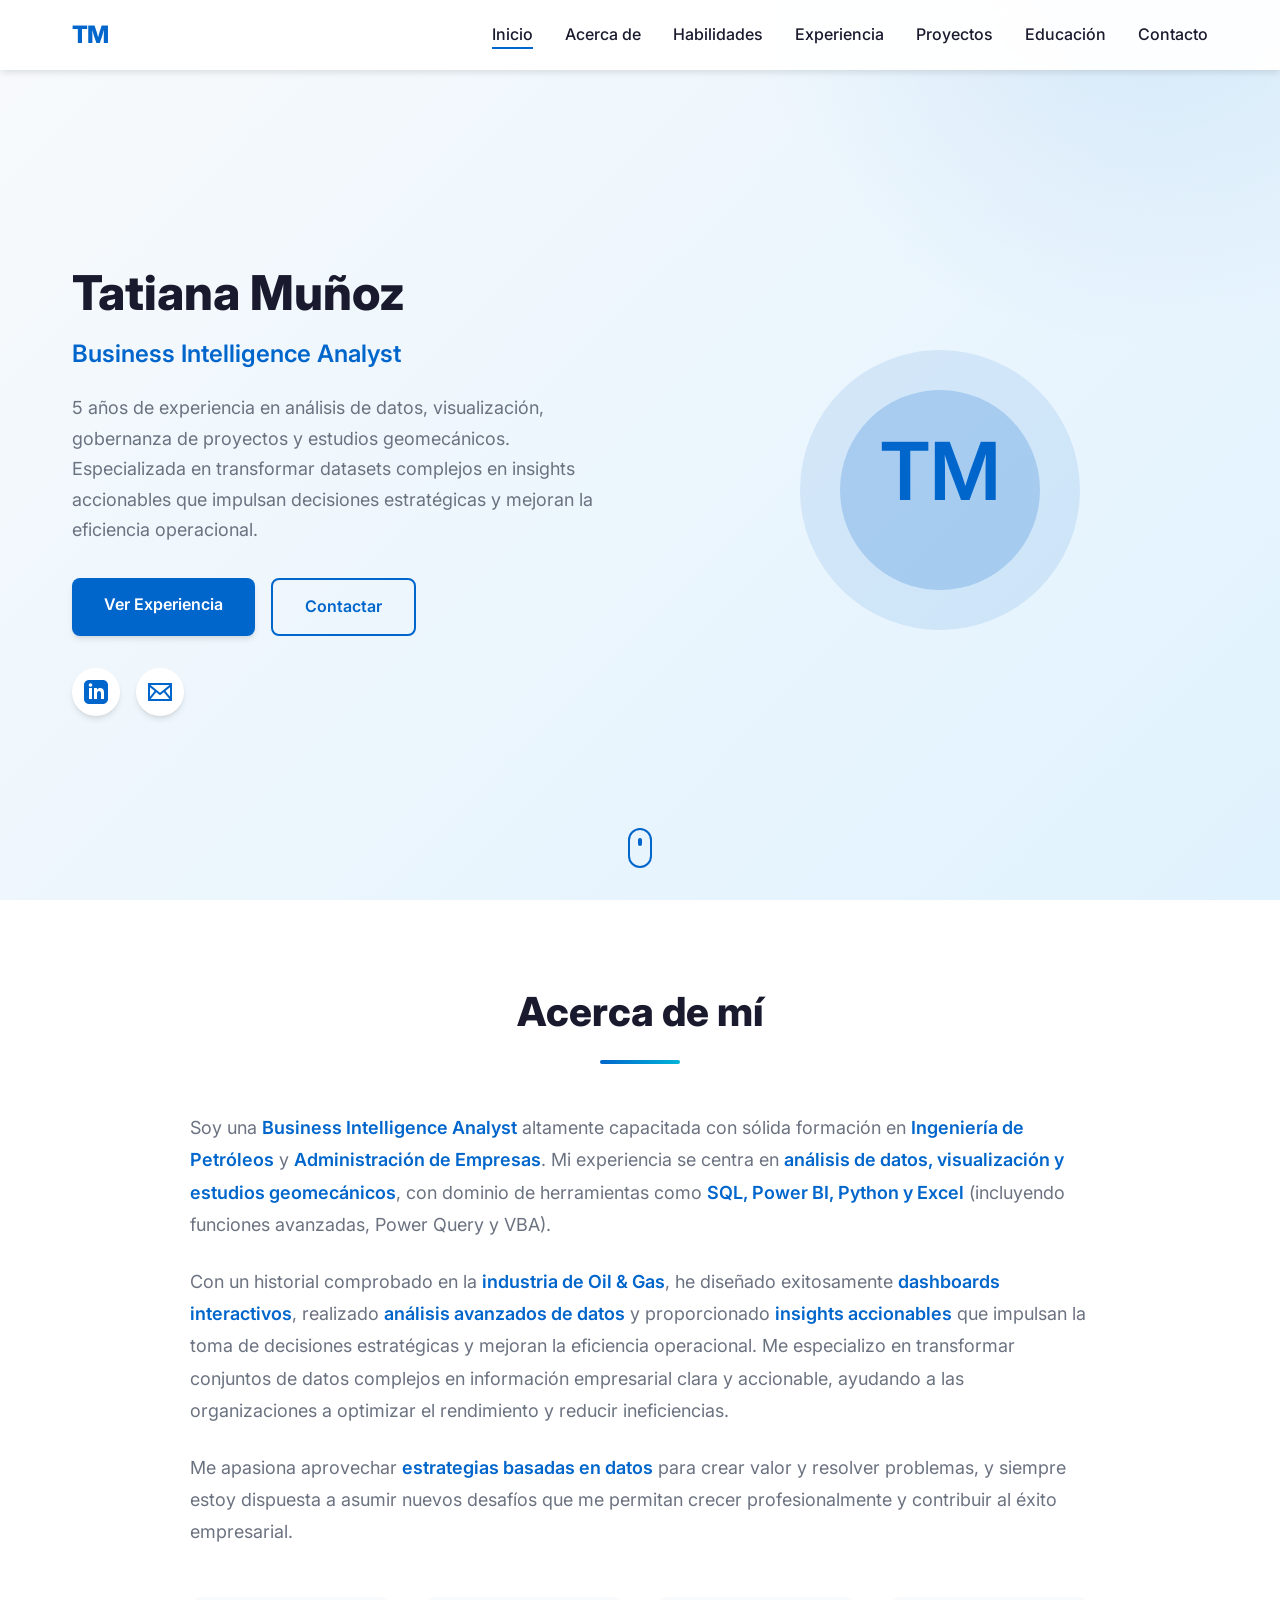
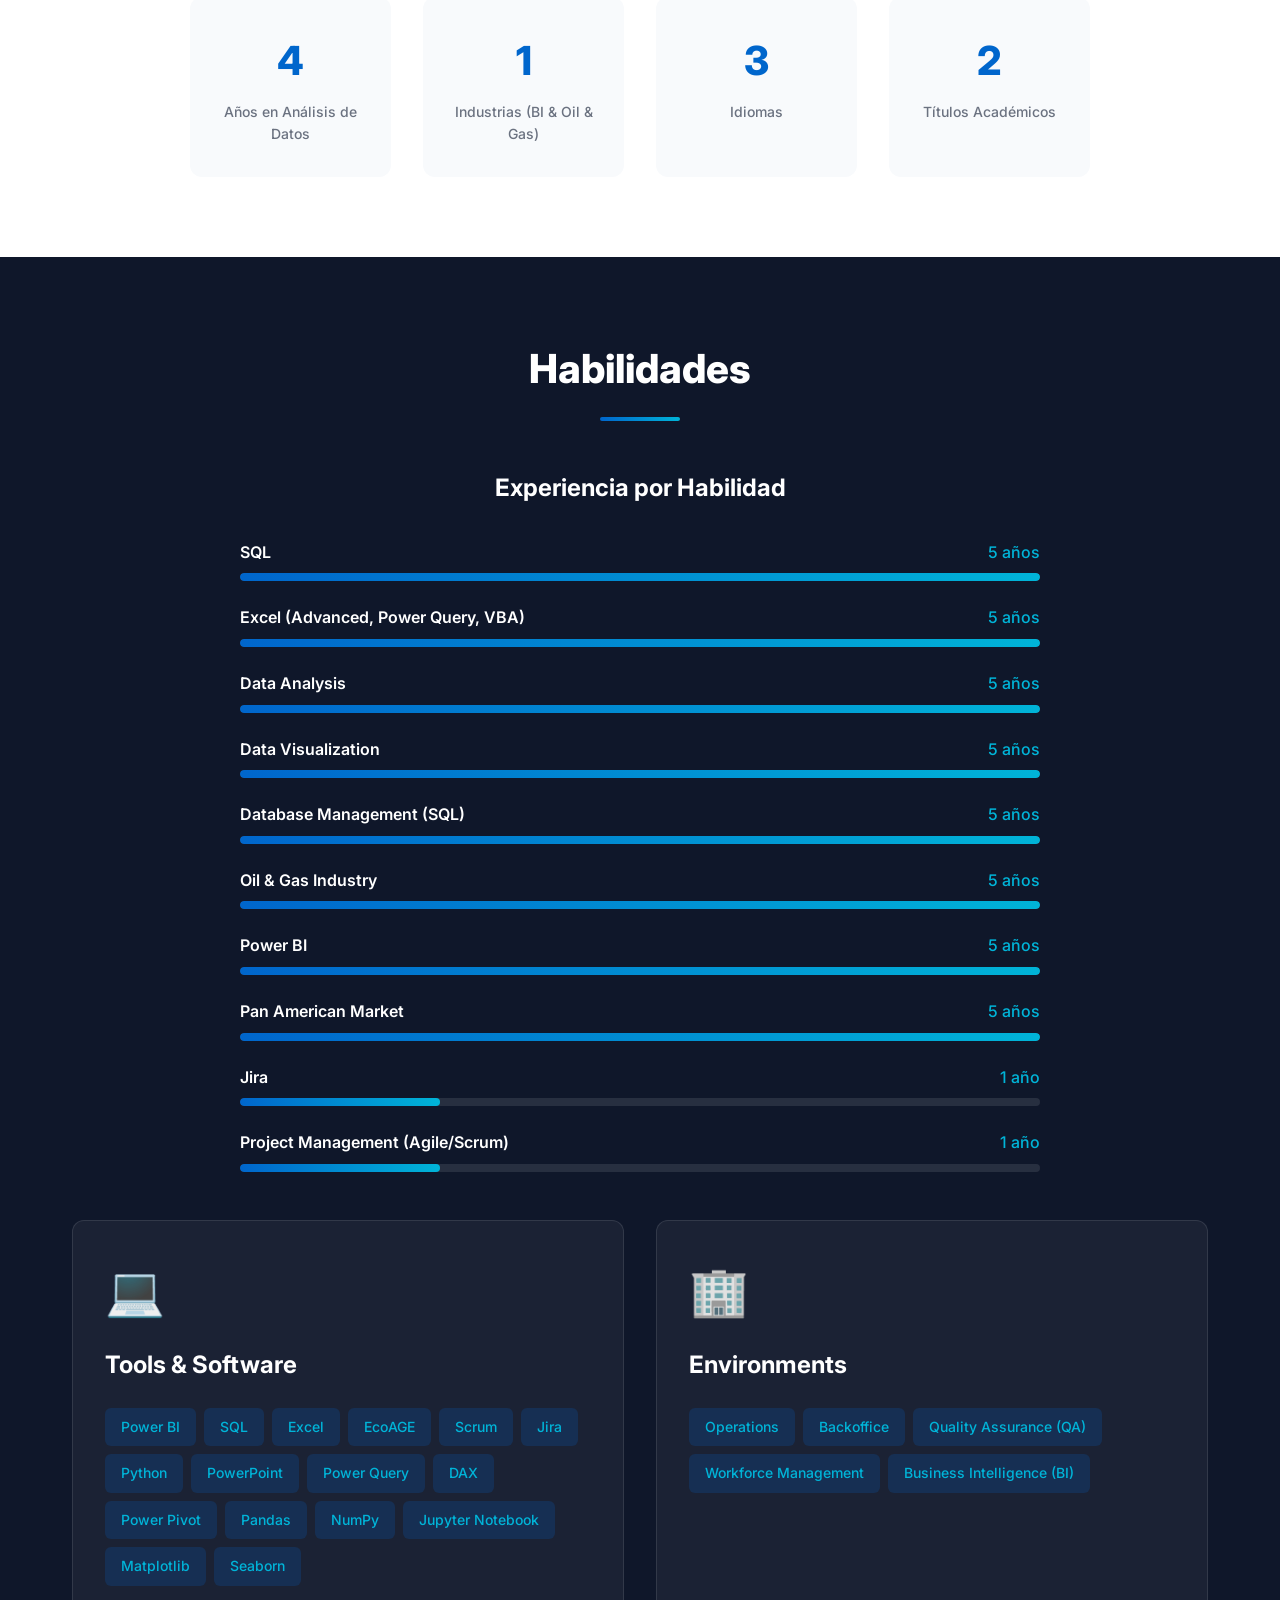
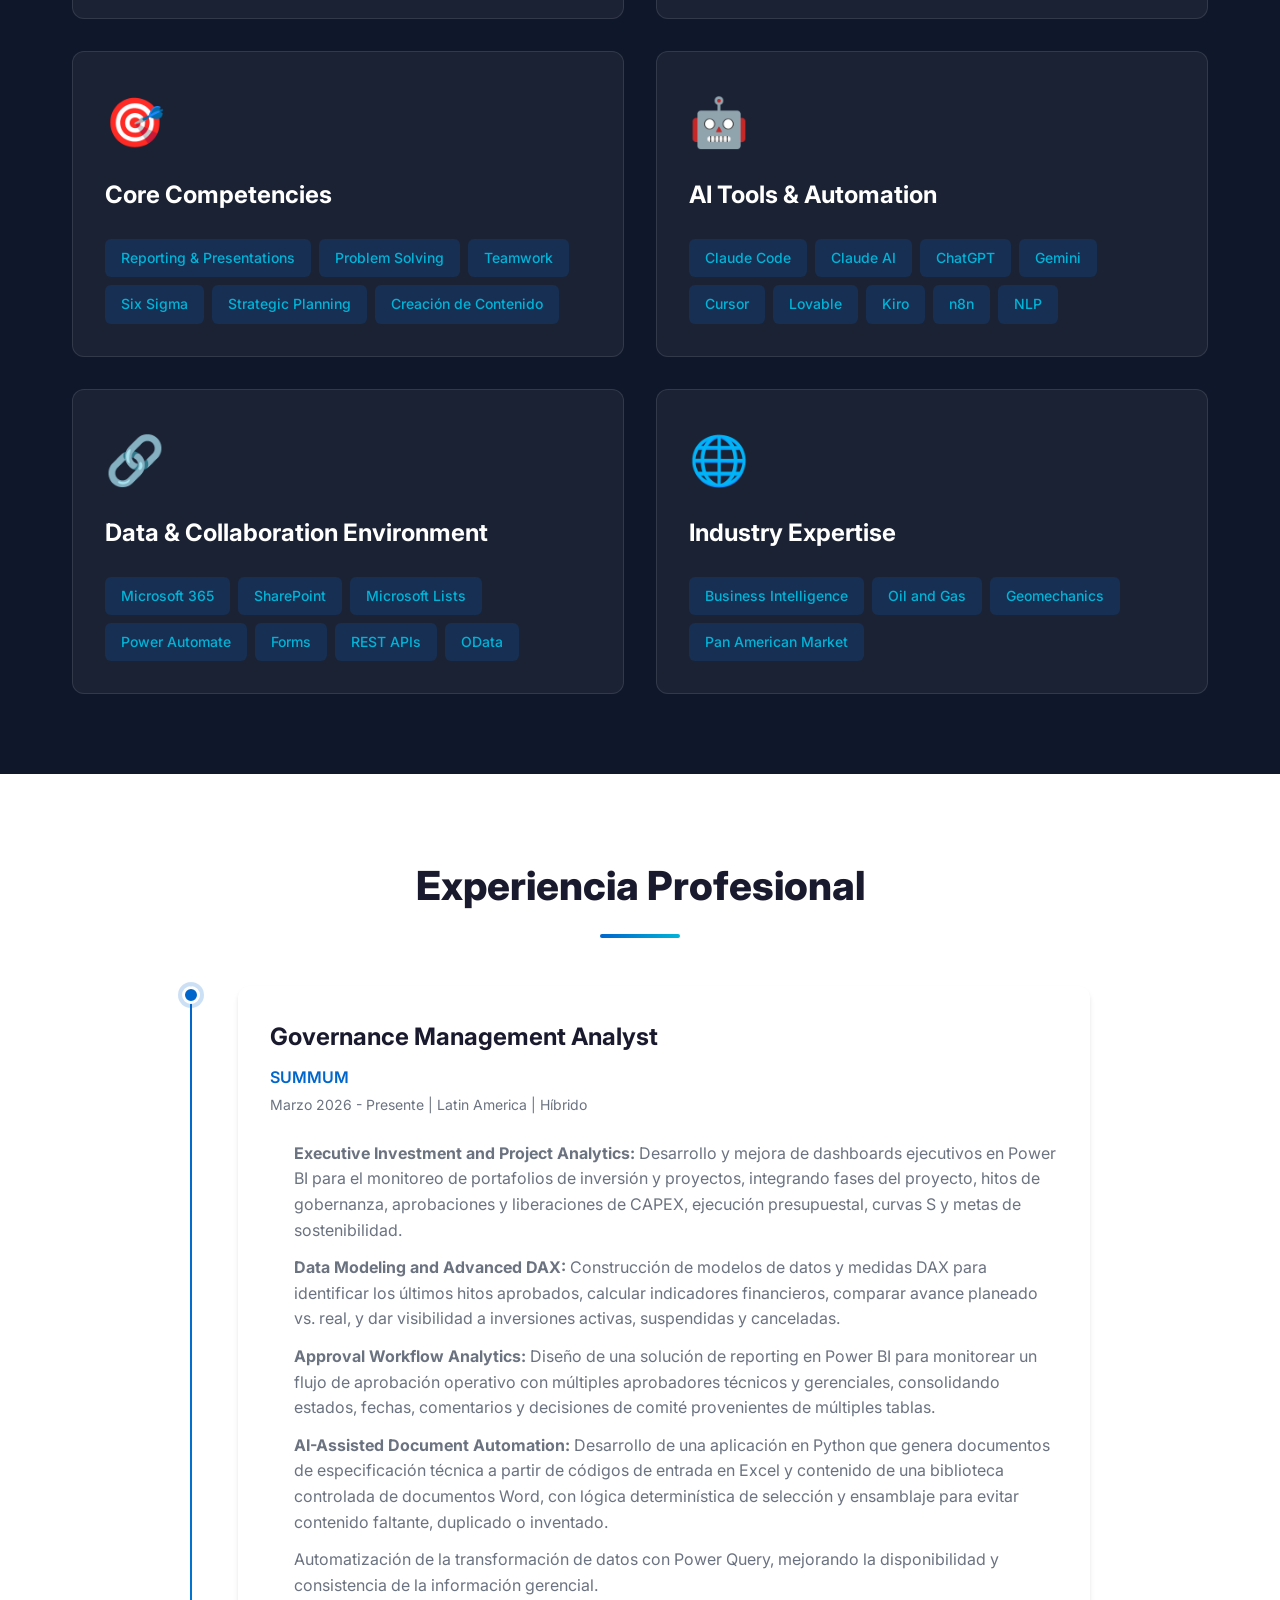
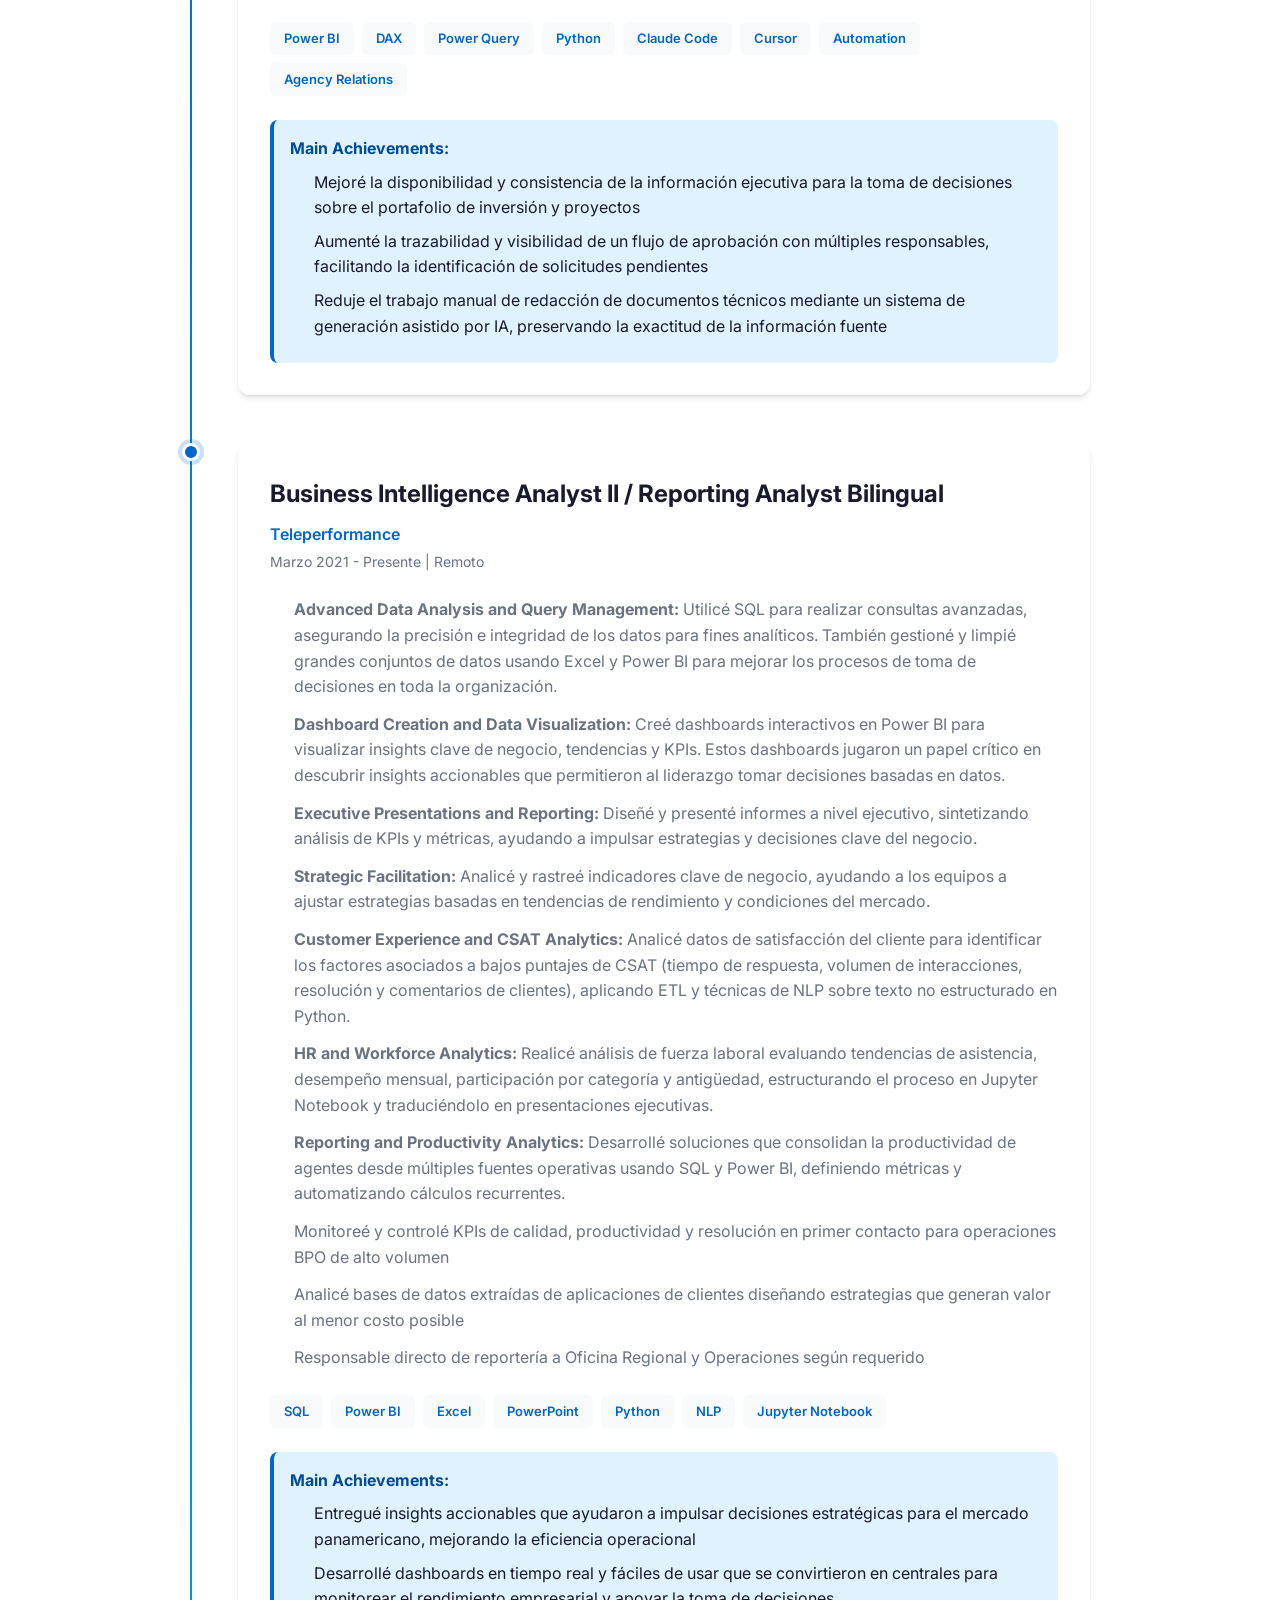
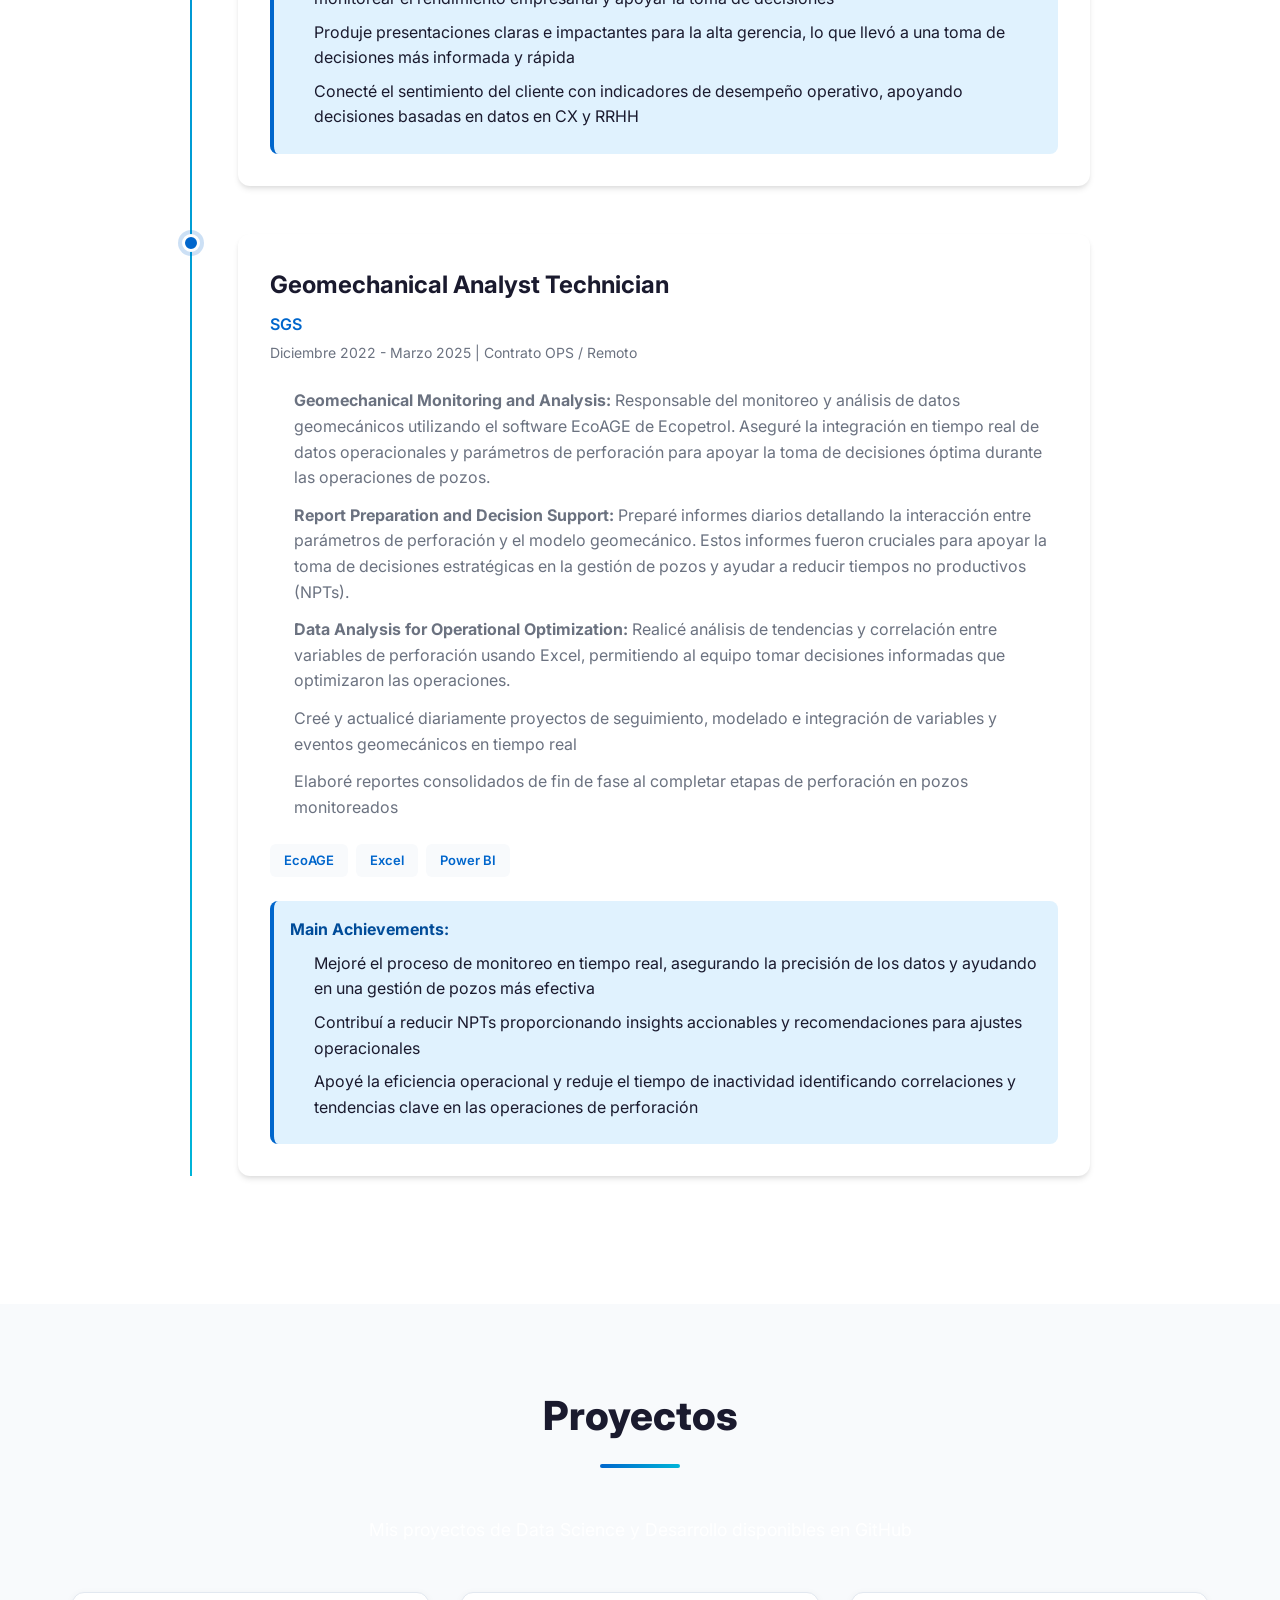
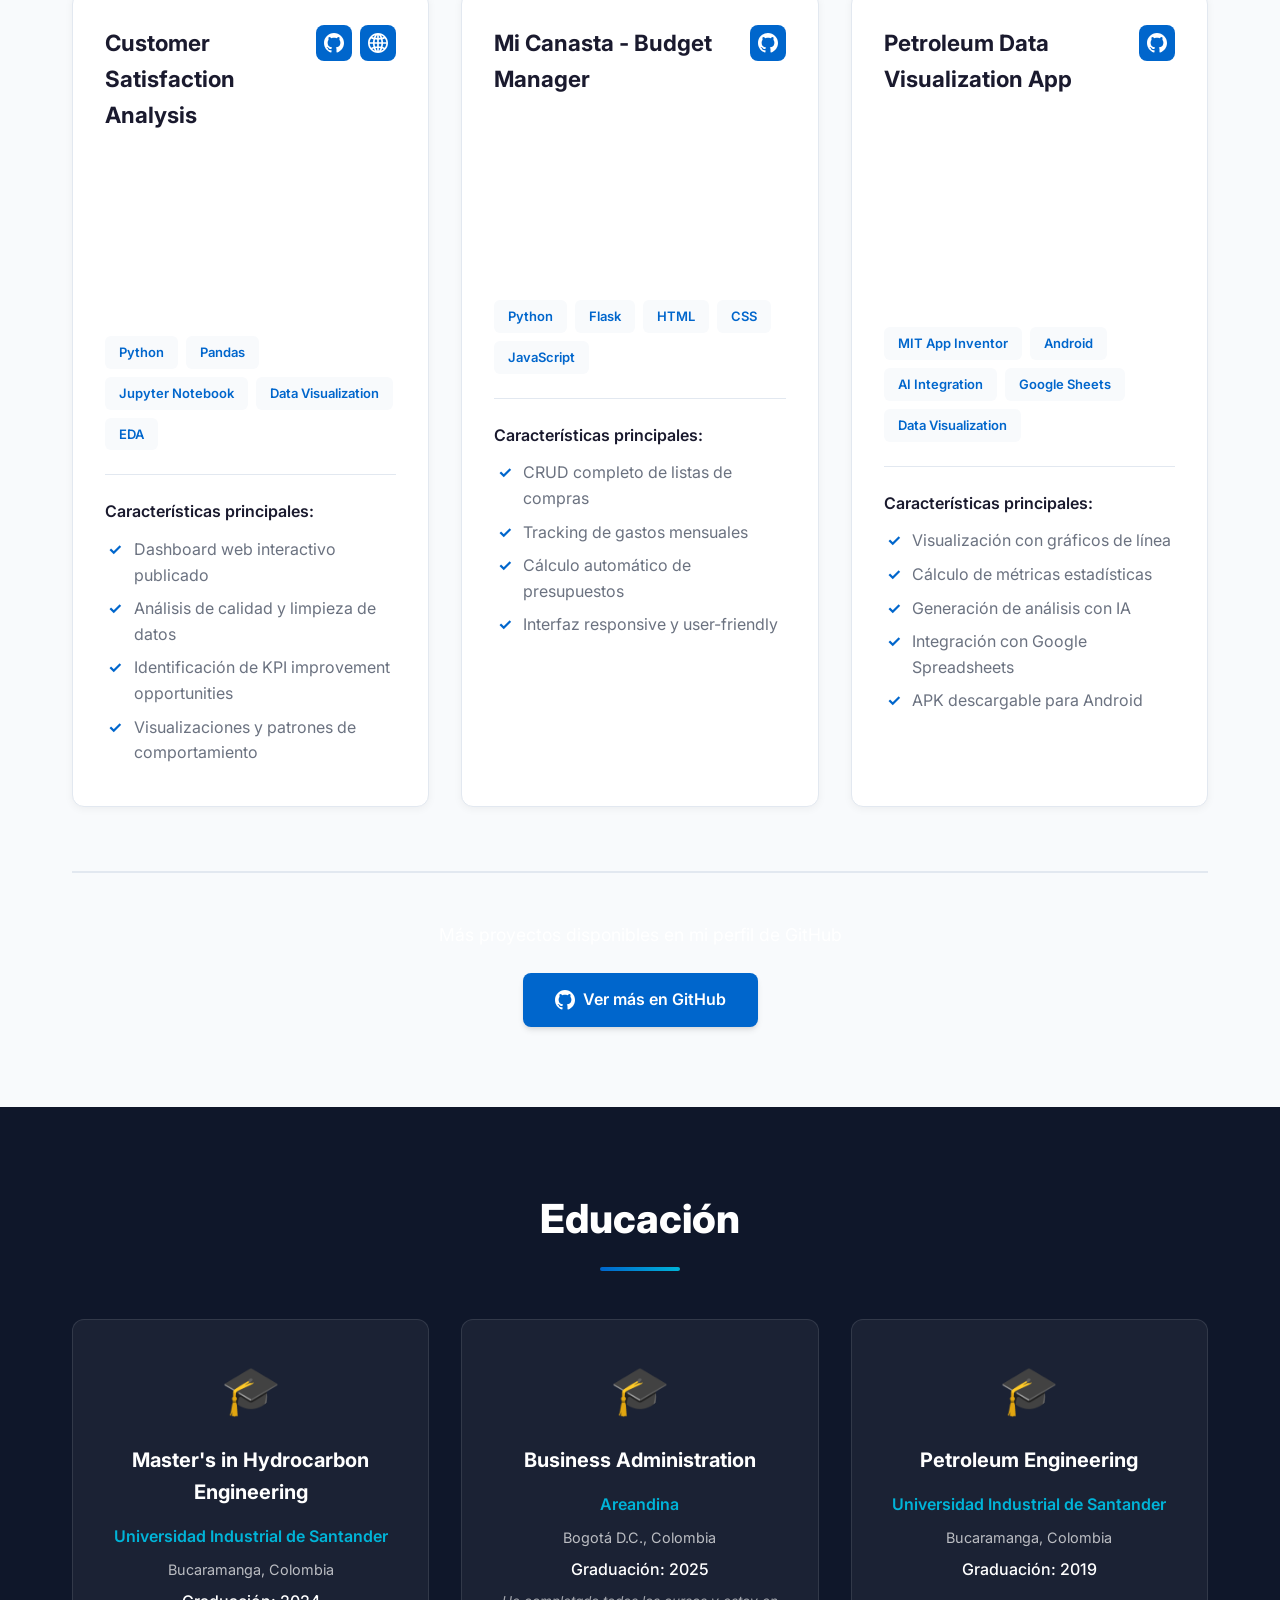
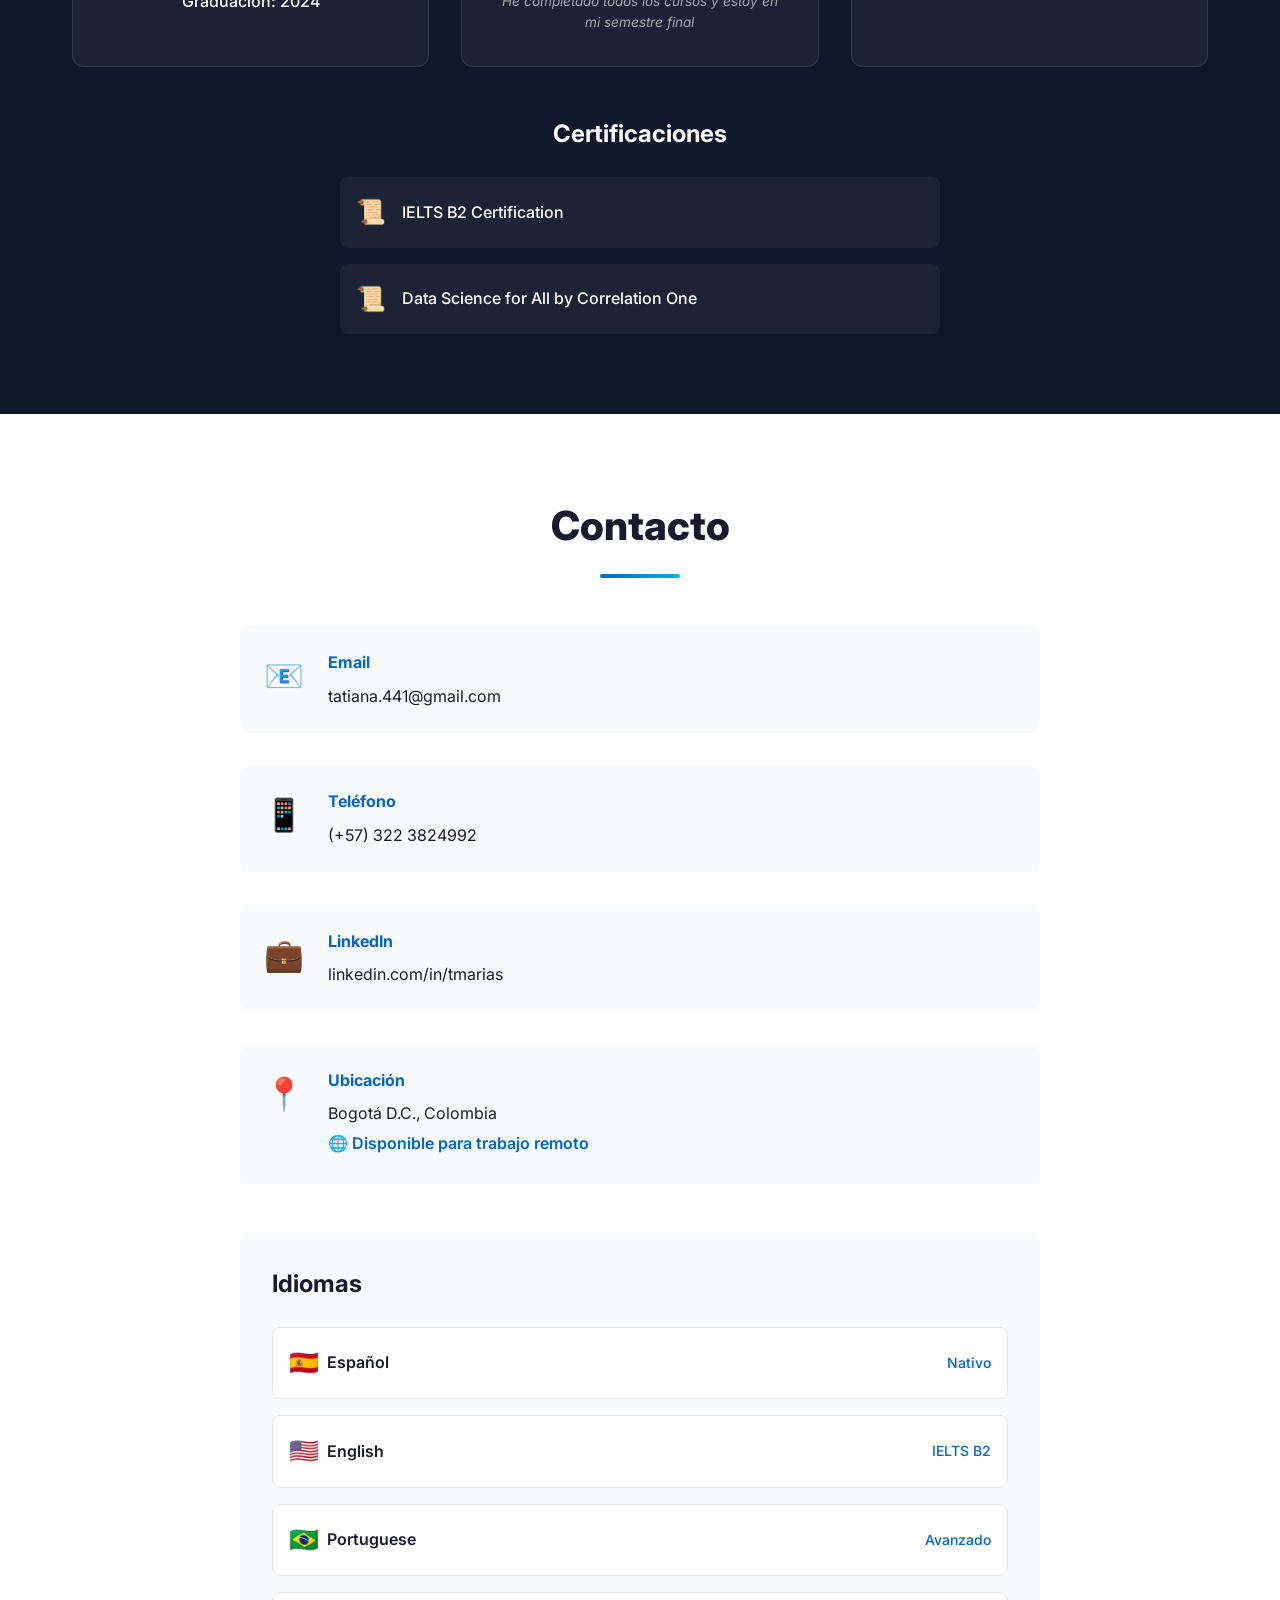
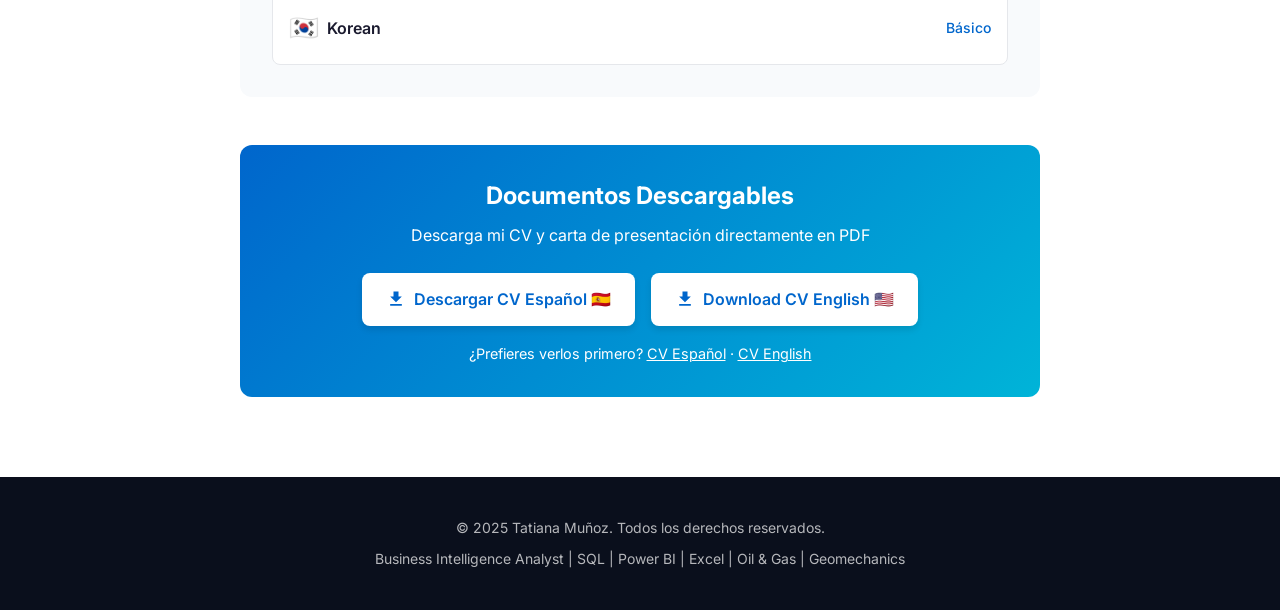
<file: index.html>
<!DOCTYPE html>
<html lang="es">
<head>
    <meta charset="UTF-8">
    <meta name="viewport" content="width=device-width, initial-scale=1.0">
    <meta name="description" content="Tatiana Muñoz - Business Intelligence Analyst con 5 años de experiencia en SQL, Power BI, Excel y Oil & Gas">
    <meta name="keywords" content="Business Intelligence, Data Analyst, SQL, Power BI, Excel, Oil & Gas, Geomechanics">
    <title>Tatiana Muñoz | Business Intelligence Analyst</title>
    <link rel="stylesheet" href="styles.css">
    <link rel="preconnect" href="https://fonts.googleapis.com">
    <link rel="preconnect" href="https://fonts.gstatic.com" crossorigin>
    <link href="https://fonts.googleapis.com/css2?family=Inter:wght@300;400;500;600;700;800&display=swap" rel="stylesheet">
</head>
<body>
    <!-- Navigation -->
    <nav class="navbar">
        <div class="container">
            <div class="nav-brand">TM</div>
            <ul class="nav-menu">
                <li><a href="#inicio" class="nav-link">Inicio</a></li>
                <li><a href="#about" class="nav-link">Acerca de</a></li>
                <li><a href="#skills" class="nav-link">Habilidades</a></li>
                <li><a href="#experience" class="nav-link">Experiencia</a></li>
                <li><a href="#projects" class="nav-link">Proyectos</a></li>
                <li><a href="#education" class="nav-link">Educación</a></li>
                <li><a href="#contact" class="nav-link">Contacto</a></li>
            </ul>
            <div class="hamburger">
                <span></span>
                <span></span>
                <span></span>
            </div>
        </div>
    </nav>

    <!-- Hero Section -->
    <section id="inicio" class="hero">
        <div class="container">
            <div class="hero-content">
                <div class="hero-text">
                    <h1 class="hero-title fade-in">Tatiana Muñoz</h1>
                    <h2 class="hero-subtitle fade-in-delay">Business Intelligence Analyst</h2>
                    <p class="hero-description fade-in-delay-2">
                        <span data-years-since="2021-03">5</span> años de experiencia en análisis de datos, visualización, gobernanza de proyectos y estudios geomecánicos.
                        Especializada en transformar datasets complejos en insights accionables que impulsan
                        decisiones estratégicas y mejoran la eficiencia operacional.
                    </p>
                    <div class="hero-cta fade-in-delay-3">
                        <a href="#experience" class="btn btn-primary">Ver Experiencia</a>
                        <a href="#contact" class="btn btn-secondary">Contactar</a>
                    </div>
                    <div class="hero-social fade-in-delay-4">
                        <a href="https://linkedin.com/in/tmarias" target="_blank" class="social-link" aria-label="LinkedIn">
                            <svg width="24" height="24" viewBox="0 0 24 24" fill="currentColor">
                                <path d="M19 0h-14c-2.761 0-5 2.239-5 5v14c0 2.761 2.239 5 5 5h14c2.762 0 5-2.239 5-5v-14c0-2.761-2.238-5-5-5zm-11 19h-3v-11h3v11zm-1.5-12.268c-.966 0-1.75-.79-1.75-1.764s.784-1.764 1.75-1.764 1.75.79 1.75 1.764-.783 1.764-1.75 1.764zm13.5 12.268h-3v-5.604c0-3.368-4-3.113-4 0v5.604h-3v-11h3v1.765c1.396-2.586 7-2.777 7 2.476v6.759z"/>
                            </svg>
                        </a>
                        <a href="mailto:tatiana.441@gmail.com" class="social-link" aria-label="Email">
                            <svg width="24" height="24" viewBox="0 0 24 24" fill="currentColor">
                                <path d="M0 3v18h24v-18h-24zm6.623 7.929l-4.623 5.712v-9.458l4.623 3.746zm-4.141-5.929h19.035l-9.517 7.713-9.518-7.713zm5.694 7.188l3.824 3.099 3.83-3.104 5.612 6.817h-18.779l5.513-6.812zm9.208-1.264l4.616-3.741v9.348l-4.616-5.607z"/>
                            </svg>
                        </a>
                    </div>
                </div>
                <div class="hero-image fade-in-delay-2">
                    <div class="hero-image-placeholder">
                        <svg width="300" height="300" viewBox="0 0 300 300">
                            <circle cx="150" cy="150" r="140" fill="#0066CC" opacity="0.1"/>
                            <circle cx="150" cy="150" r="100" fill="#0066CC" opacity="0.2"/>
                            <text x="150" y="160" font-size="80" fill="#0066CC" text-anchor="middle" font-weight="600">TM</text>
                        </svg>
                    </div>
                </div>
            </div>
        </div>
        <div class="scroll-indicator">
            <span></span>
        </div>
    </section>

    <!-- About Section -->
    <section id="about" class="about section">
        <div class="container">
            <h2 class="section-title">Acerca de mí</h2>
            <div class="about-content">
                <div class="about-text">
                    <p>
                        Soy una <strong>Business Intelligence Analyst</strong> altamente capacitada con sólida formación en
                        <strong>Ingeniería de Petróleos</strong> y <strong>Administración de Empresas</strong>.
                        Mi experiencia se centra en <strong>análisis de datos, visualización y estudios geomecánicos</strong>,
                        con dominio de herramientas como <strong>SQL, Power BI, Python y Excel</strong> (incluyendo funciones
                        avanzadas, Power Query y VBA).
                    </p>
                    <p>
                        Con un historial comprobado en la <strong>industria de Oil & Gas</strong>, he diseñado exitosamente
                        <strong>dashboards interactivos</strong>, realizado <strong>análisis avanzados de datos</strong>
                        y proporcionado <strong>insights accionables</strong> que impulsan la toma de decisiones estratégicas
                        y mejoran la eficiencia operacional. Me especializo en transformar conjuntos de datos complejos en
                        información empresarial clara y accionable, ayudando a las organizaciones a optimizar el rendimiento
                        y reducir ineficiencias.
                    </p>
                    <p>
                        Me apasiona aprovechar <strong>estrategias basadas en datos</strong> para crear valor y resolver problemas,
                        y siempre estoy dispuesta a asumir nuevos desafíos que me permitan crecer profesionalmente y contribuir
                        al éxito empresarial.
                    </p>
                    <div class="about-stats">
                        <div class="stat">
                            <div class="stat-number" data-years-since="2021-03">5</div>
                            <div class="stat-label">Años en Análisis de Datos</div>
                        </div>
                        <div class="stat">
                            <div class="stat-number">2</div>
                            <div class="stat-label">Industrias (BI & Oil & Gas)</div>
                        </div>
                        <div class="stat">
                            <div class="stat-number">4</div>
                            <div class="stat-label">Idiomas</div>
                        </div>
                        <div class="stat">
                            <div class="stat-number">3</div>
                            <div class="stat-label">Títulos Académicos</div>
                        </div>
                    </div>
                </div>
            </div>
        </div>
    </section>

    <!-- Skills Section -->
    <section id="skills" class="skills section section-dark">
        <div class="container">
            <h2 class="section-title">Habilidades</h2>

            <div class="skills-experience">
                <h3 class="skills-subtitle">Experiencia por Habilidad</h3>
                <div class="skills-bars">
                    <div class="skill-bar-item">
                        <div class="skill-bar-header">
                            <span class="skill-name">SQL</span>
                            <span class="skill-years" data-years-since="2021-03" data-years-suffix="años">5 años</span>
                        </div>
                        <div class="skill-bar-bg">
                            <div class="skill-bar-fill" style="width: 100%"></div>
                        </div>
                    </div>
                    <div class="skill-bar-item">
                        <div class="skill-bar-header">
                            <span class="skill-name">Excel (Advanced, Power Query, VBA)</span>
                            <span class="skill-years" data-years-since="2021-03" data-years-suffix="años">5 años</span>
                        </div>
                        <div class="skill-bar-bg">
                            <div class="skill-bar-fill" style="width: 100%"></div>
                        </div>
                    </div>
                    <div class="skill-bar-item">
                        <div class="skill-bar-header">
                            <span class="skill-name">Data Analysis</span>
                            <span class="skill-years" data-years-since="2021-03" data-years-suffix="años">5 años</span>
                        </div>
                        <div class="skill-bar-bg">
                            <div class="skill-bar-fill" style="width: 100%"></div>
                        </div>
                    </div>
                    <div class="skill-bar-item">
                        <div class="skill-bar-header">
                            <span class="skill-name">Data Visualization</span>
                            <span class="skill-years" data-years-since="2021-03" data-years-suffix="años">5 años</span>
                        </div>
                        <div class="skill-bar-bg">
                            <div class="skill-bar-fill" style="width: 100%"></div>
                        </div>
                    </div>
                    <div class="skill-bar-item">
                        <div class="skill-bar-header">
                            <span class="skill-name">Database Management (SQL)</span>
                            <span class="skill-years" data-years-since="2021-03" data-years-suffix="años">5 años</span>
                        </div>
                        <div class="skill-bar-bg">
                            <div class="skill-bar-fill" style="width: 100%"></div>
                        </div>
                    </div>
                    <div class="skill-bar-item">
                        <div class="skill-bar-header">
                            <span class="skill-name">Oil & Gas Industry</span>
                            <span class="skill-years" data-years-since="2021-03" data-years-suffix="años">5 años</span>
                        </div>
                        <div class="skill-bar-bg">
                            <div class="skill-bar-fill" style="width: 100%"></div>
                        </div>
                    </div>
                    <div class="skill-bar-item">
                        <div class="skill-bar-header">
                            <span class="skill-name">Power BI</span>
                            <span class="skill-years" data-years-since="2021-03" data-years-suffix="años">5 años</span>
                        </div>
                        <div class="skill-bar-bg">
                            <div class="skill-bar-fill" style="width: 100%"></div>
                        </div>
                    </div>
                    <div class="skill-bar-item">
                        <div class="skill-bar-header">
                            <span class="skill-name">Pan American Market</span>
                            <span class="skill-years" data-years-since="2021-03" data-years-suffix="años">5 años</span>
                        </div>
                        <div class="skill-bar-bg">
                            <div class="skill-bar-fill" style="width: 100%"></div>
                        </div>
                    </div>
                    <div class="skill-bar-item">
                        <div class="skill-bar-header">
                            <span class="skill-name">Jira</span>
                            <span class="skill-years">1 año</span>
                        </div>
                        <div class="skill-bar-bg">
                            <div class="skill-bar-fill" style="width: 25%"></div>
                        </div>
                    </div>
                    <div class="skill-bar-item">
                        <div class="skill-bar-header">
                            <span class="skill-name">Project Management (Agile/Scrum)</span>
                            <span class="skill-years">1 año</span>
                        </div>
                        <div class="skill-bar-bg">
                            <div class="skill-bar-fill" style="width: 25%"></div>
                        </div>
                    </div>
                </div>
            </div>

            <div class="skills-grid">
                <div class="skill-category">
                    <div class="skill-icon">💻</div>
                    <h3>Tools & Software</h3>
                    <div class="skill-tags">
                        <span class="tag">Power BI</span>
                        <span class="tag">SQL</span>
                        <span class="tag">Excel</span>
                        <span class="tag">EcoAGE</span>
                        <span class="tag">Scrum</span>
                        <span class="tag">Jira</span>
                        <span class="tag">Python</span>
                        <span class="tag">PowerPoint</span>
                        <span class="tag">Power Query</span>
                        <span class="tag">DAX</span>
                        <span class="tag">Power Pivot</span>
                        <span class="tag">Pandas</span>
                        <span class="tag">NumPy</span>
                        <span class="tag">Jupyter Notebook</span>
                        <span class="tag">Matplotlib</span>
                        <span class="tag">Seaborn</span>
                    </div>
                </div>

                <div class="skill-category">
                    <div class="skill-icon">🏢</div>
                    <h3>Environments</h3>
                    <div class="skill-tags">
                        <span class="tag">Operations</span>
                        <span class="tag">Backoffice</span>
                        <span class="tag">Quality Assurance (QA)</span>
                        <span class="tag">Workforce Management</span>
                        <span class="tag">Business Intelligence (BI)</span>
                    </div>
                </div>

                <div class="skill-category">
                    <div class="skill-icon">🎯</div>
                    <h3>Core Competencies</h3>
                    <div class="skill-tags">
                        <span class="tag">Reporting & Presentations</span>
                        <span class="tag">Problem Solving</span>
                        <span class="tag">Teamwork</span>
                        <span class="tag">Six Sigma</span>
                        <span class="tag">Strategic Planning</span>
                        <span class="tag">Creación de Contenido</span>
                    </div>
                </div>

                <div class="skill-category">
                    <div class="skill-icon">🤖</div>
                    <h3>AI Tools & Automation</h3>
                    <div class="skill-tags">
                        <span class="tag">Claude Code</span>
                        <span class="tag">Claude AI</span>
                        <span class="tag">ChatGPT</span>
                        <span class="tag">Gemini</span>
                        <span class="tag">Cursor</span>
                        <span class="tag">Lovable</span>
                        <span class="tag">Kiro</span>
                        <span class="tag">n8n</span>
                        <span class="tag">NLP</span>
                    </div>
                </div>

                <div class="skill-category">
                    <div class="skill-icon">🔗</div>
                    <h3>Data & Collaboration Environment</h3>
                    <div class="skill-tags">
                        <span class="tag">Microsoft 365</span>
                        <span class="tag">SharePoint</span>
                        <span class="tag">Microsoft Lists</span>
                        <span class="tag">Power Automate</span>
                        <span class="tag">Forms</span>
                        <span class="tag">REST APIs</span>
                        <span class="tag">OData</span>
                    </div>
                </div>

                <div class="skill-category">
                    <div class="skill-icon">🌐</div>
                    <h3>Industry Expertise</h3>
                    <div class="skill-tags">
                        <span class="tag">Business Intelligence</span>
                        <span class="tag">Oil and Gas</span>
                        <span class="tag">Geomechanics</span>
                        <span class="tag">Pan American Market</span>
                    </div>
                </div>
            </div>
        </div>
    </section>

    <!-- Experience Section -->
    <section id="experience" class="experience section">
        <div class="container">
            <h2 class="section-title">Experiencia Profesional</h2>
            <div class="timeline">
                <div class="timeline-item">
                    <div class="timeline-dot"></div>
                    <div class="timeline-content">
                        <div class="timeline-header">
                            <h3>Governance Management Analyst</h3>
                            <span class="timeline-company">SUMMUM</span>
                            <span class="timeline-date">Marzo 2026 - Presente | Latin America | Híbrido</span>
                        </div>
                        <ul class="timeline-description">
                            <li><strong>Executive Investment and Project Analytics:</strong> Desarrollo y mejora de dashboards ejecutivos en Power BI para el monitoreo de portafolios de inversión y proyectos, integrando fases del proyecto, hitos de gobernanza, aprobaciones y liberaciones de CAPEX, ejecución presupuestal, curvas S y metas de sostenibilidad.</li>
                            <li><strong>Data Modeling and Advanced DAX:</strong> Construcción de modelos de datos y medidas DAX para identificar los últimos hitos aprobados, calcular indicadores financieros, comparar avance planeado vs. real, y dar visibilidad a inversiones activas, suspendidas y canceladas.</li>
                            <li><strong>Approval Workflow Analytics:</strong> Diseño de una solución de reporting en Power BI para monitorear un flujo de aprobación operativo con múltiples aprobadores técnicos y gerenciales, consolidando estados, fechas, comentarios y decisiones de comité provenientes de múltiples tablas.</li>
                            <li><strong>AI-Assisted Document Automation:</strong> Desarrollo de una aplicación en Python que genera documentos de especificación técnica a partir de códigos de entrada en Excel y contenido de una biblioteca controlada de documentos Word, con lógica determinística de selección y ensamblaje para evitar contenido faltante, duplicado o inventado.</li>
                            <li>Automatización de la transformación de datos con Power Query, mejorando la disponibilidad y consistencia de la información gerencial.</li>
                        </ul>
                        <div class="tech-stack">
                            <span class="tech-tag">Power BI</span>
                            <span class="tech-tag">DAX</span>
                            <span class="tech-tag">Power Query</span>
                            <span class="tech-tag">Python</span>
                            <span class="tech-tag">Claude Code</span>
                            <span class="tech-tag">Cursor</span>
                            <span class="tech-tag">Automation</span>
                            <span class="tech-tag">Agency Relations</span>
                        </div>
                        <div class="achievements-box">
                            <strong>Main Achievements:</strong>
                            <ul>
                                <li>Mejoré la disponibilidad y consistencia de la información ejecutiva para la toma de decisiones sobre el portafolio de inversión y proyectos</li>
                                <li>Aumenté la trazabilidad y visibilidad de un flujo de aprobación con múltiples responsables, facilitando la identificación de solicitudes pendientes</li>
                                <li>Reduje el trabajo manual de redacción de documentos técnicos mediante un sistema de generación asistido por IA, preservando la exactitud de la información fuente</li>
                            </ul>
                        </div>
                    </div>
                </div>

                <div class="timeline-item">
                    <div class="timeline-dot"></div>
                    <div class="timeline-content">
                        <div class="timeline-header">
                            <h3>Business Intelligence Analyst II / Reporting Analyst Bilingual</h3>
                            <span class="timeline-company">Teleperformance</span>
                            <span class="timeline-date">Marzo 2021 - Presente | Remoto</span>
                        </div>
                        <ul class="timeline-description">
                            <li><strong>Advanced Data Analysis and Query Management:</strong> Utilicé SQL para realizar consultas avanzadas, asegurando la precisión e integridad de los datos para fines analíticos. También gestioné y limpié grandes conjuntos de datos usando Excel y Power BI para mejorar los procesos de toma de decisiones en toda la organización.</li>
                            <li><strong>Dashboard Creation and Data Visualization:</strong> Creé dashboards interactivos en Power BI para visualizar insights clave de negocio, tendencias y KPIs. Estos dashboards jugaron un papel crítico en descubrir insights accionables que permitieron al liderazgo tomar decisiones basadas en datos.</li>
                            <li><strong>Executive Presentations and Reporting:</strong> Diseñé y presenté informes a nivel ejecutivo, sintetizando análisis de KPIs y métricas, ayudando a impulsar estrategias y decisiones clave del negocio.</li>
                            <li><strong>Strategic Facilitation:</strong> Analicé y rastreé indicadores clave de negocio, ayudando a los equipos a ajustar estrategias basadas en tendencias de rendimiento y condiciones del mercado.</li>
                            <li><strong>Customer Experience and CSAT Analytics:</strong> Analicé datos de satisfacción del cliente para identificar los factores asociados a bajos puntajes de CSAT (tiempo de respuesta, volumen de interacciones, resolución y comentarios de clientes), aplicando ETL y técnicas de NLP sobre texto no estructurado en Python.</li>
                            <li><strong>HR and Workforce Analytics:</strong> Realicé análisis de fuerza laboral evaluando tendencias de asistencia, desempeño mensual, participación por categoría y antigüedad, estructurando el proceso en Jupyter Notebook y traduciéndolo en presentaciones ejecutivas.</li>
                            <li><strong>Reporting and Productivity Analytics:</strong> Desarrollé soluciones que consolidan la productividad de agentes desde múltiples fuentes operativas usando SQL y Power BI, definiendo métricas y automatizando cálculos recurrentes.</li>
                            <li>Monitoreé y controlé KPIs de calidad, productividad y resolución en primer contacto para operaciones BPO de alto volumen</li>
                            <li>Analicé bases de datos extraídas de aplicaciones de clientes diseñando estrategias que generan valor al menor costo posible</li>
                            <li>Responsable directo de reportería a Oficina Regional y Operaciones según requerido</li>
                        </ul>
                        <div class="tech-stack">
                            <span class="tech-tag">SQL</span>
                            <span class="tech-tag">Power BI</span>
                            <span class="tech-tag">Excel</span>
                            <span class="tech-tag">PowerPoint</span>
                            <span class="tech-tag">Python</span>
                            <span class="tech-tag">NLP</span>
                            <span class="tech-tag">Jupyter Notebook</span>
                        </div>
                        <div class="achievements-box">
                            <strong>Main Achievements:</strong>
                            <ul>
                                <li>Entregué insights accionables que ayudaron a impulsar decisiones estratégicas para el mercado panamericano, mejorando la eficiencia operacional</li>
                                <li>Desarrollé dashboards en tiempo real y fáciles de usar que se convirtieron en centrales para monitorear el rendimiento empresarial y apoyar la toma de decisiones</li>
                                <li>Produje presentaciones claras e impactantes para la alta gerencia, lo que llevó a una toma de decisiones más informada y rápida</li>
                                <li>Conecté el sentimiento del cliente con indicadores de desempeño operativo, apoyando decisiones basadas en datos en CX y RRHH</li>
                            </ul>
                        </div>
                    </div>
                </div>

                <div class="timeline-item">
                    <div class="timeline-dot"></div>
                    <div class="timeline-content">
                        <div class="timeline-header">
                            <h3>Geomechanical Analyst Technician</h3>
                            <span class="timeline-company">SGS</span>
                            <span class="timeline-date">Diciembre 2022 - Marzo 2025 | Contrato OPS / Remoto</span>
                        </div>
                        <ul class="timeline-description">
                            <li><strong>Geomechanical Monitoring and Analysis:</strong> Responsable del monitoreo y análisis de datos geomecánicos utilizando el software EcoAGE de Ecopetrol. Aseguré la integración en tiempo real de datos operacionales y parámetros de perforación para apoyar la toma de decisiones óptima durante las operaciones de pozos.</li>
                            <li><strong>Report Preparation and Decision Support:</strong> Preparé informes diarios detallando la interacción entre parámetros de perforación y el modelo geomecánico. Estos informes fueron cruciales para apoyar la toma de decisiones estratégicas en la gestión de pozos y ayudar a reducir tiempos no productivos (NPTs).</li>
                            <li><strong>Data Analysis for Operational Optimization:</strong> Realicé análisis de tendencias y correlación entre variables de perforación usando Excel, permitiendo al equipo tomar decisiones informadas que optimizaron las operaciones.</li>
                            <li>Creé y actualicé diariamente proyectos de seguimiento, modelado e integración de variables y eventos geomecánicos en tiempo real</li>
                            <li>Elaboré reportes consolidados de fin de fase al completar etapas de perforación en pozos monitoreados</li>
                        </ul>
                        <div class="tech-stack">
                            <span class="tech-tag">EcoAGE</span>
                            <span class="tech-tag">Excel</span>
                            <span class="tech-tag">Power BI</span>
                        </div>
                        <div class="achievements-box">
                            <strong>Main Achievements:</strong>
                            <ul>
                                <li>Mejoré el proceso de monitoreo en tiempo real, asegurando la precisión de los datos y ayudando en una gestión de pozos más efectiva</li>
                                <li>Contribuí a reducir NPTs proporcionando insights accionables y recomendaciones para ajustes operacionales</li>
                                <li>Apoyé la eficiencia operacional y reduje el tiempo de inactividad identificando correlaciones y tendencias clave en las operaciones de perforación</li>
                            </ul>
                        </div>
                    </div>
                </div>
            </div>
        </div>
    </section>

    <!-- Projects Section -->
    <section id="projects" class="projects section">
        <div class="container">
            <h2 class="section-title">Proyectos</h2>
            <p class="section-subtitle">Mis proyectos de Data Science y Desarrollo disponibles en GitHub</p>

            <div class="projects-grid">
                <!-- Project 1: Customer Satisfaction Analysis -->
                <div class="project-card">
                    <div class="project-header">
                        <h3>Customer Satisfaction Analysis</h3>
                        <div class="project-links">
                            <a href="https://github.com/tatiana441/customer-satisfaction-analysis" target="_blank" class="project-link" aria-label="Ver código">
                                <svg width="20" height="20" viewBox="0 0 24 24" fill="currentColor">
                                    <path d="M12 0c-6.626 0-12 5.373-12 12 0 5.302 3.438 9.8 8.207 11.387.599.111.793-.261.793-.577v-2.234c-3.338.726-4.033-1.416-4.033-1.416-.546-1.387-1.333-1.756-1.333-1.756-1.089-.745.083-.729.083-.729 1.205.084 1.839 1.237 1.839 1.237 1.07 1.834 2.807 1.304 3.492.997.107-.775.418-1.305.762-1.604-2.665-.305-5.467-1.334-5.467-5.931 0-1.311.469-2.381 1.236-3.221-.124-.303-.535-1.524.117-3.176 0 0 1.008-.322 3.301 1.23.957-.266 1.983-.399 3.003-.404 1.02.005 2.047.138 3.006.404 2.291-1.552 3.297-1.23 3.297-1.23.653 1.653.242 2.874.118 3.176.77.84 1.235 1.911 1.235 3.221 0 4.609-2.807 5.624-5.479 5.921.43.372.823 1.102.823 2.222v3.293c0 .319.192.694.801.576 4.765-1.589 8.199-6.086 8.199-11.386 0-6.627-5.373-12-12-12z"/>
                                </svg>
                            </a>
                            <a href="https://tatiana441.github.io/customer-satisfaction-analysis/" target="_blank" class="project-link" aria-label="Ver demo">
                                <svg width="20" height="20" viewBox="0 0 24 24" fill="currentColor">
                                    <path d="M12 0c-6.627 0-12 5.373-12 12s5.373 12 12 12 12-5.373 12-12-5.373-12-12-12zm1 16.057v-3.057h2.994c-.059 1.143-.212 2.24-.456 3.279-.823-.12-1.674-.188-2.538-.222zm1.957 2.162c-.499 1.33-1.159 2.497-1.957 3.456v-3.62c.666.028 1.319.081 1.957.164zm-1.957-7.219v-3.015c.868-.034 1.721-.103 2.548-.224.238 1.027.389 2.111.446 3.239h-2.994zm0-5.014v-3.661c.806.969 1.471 2.15 1.971 3.496-.642.084-1.3.137-1.971.165zm2.703-3.267c1.237.496 2.354 1.228 3.29 2.146-.642.234-1.311.442-2.019.607-.344-.992-.775-1.91-1.271-2.753zm-7.241 13.56c-.244-1.039-.398-2.136-.456-3.279h2.994v3.057c-.865.034-1.714.102-2.538.222zm2.538 1.776v3.62c-.798-.959-1.458-2.126-1.957-3.456.638-.083 1.291-.136 1.957-.164zm-2.994-7.055c.057-1.128.207-2.212.446-3.239.827.121 1.68.19 2.548.224v3.015h-2.994zm1.024-5.179c.5-1.346 1.165-2.527 1.97-3.496v3.661c-.671-.028-1.329-.081-1.97-.165zm-2.005-.35c-.708-.165-1.377-.373-2.018-.607.937-.918 2.053-1.65 3.29-2.146-.496.844-.927 1.762-1.272 2.753zm-.549 1.918c-.264 1.151-.434 2.36-.492 3.611h-3.933c.165-1.658.739-3.197 1.617-4.518.88.361 1.816.67 2.808.907zm.009 9.262c-.988.236-1.92.542-2.797.9-.89-1.328-1.471-2.879-1.637-4.551h3.934c.058 1.265.231 2.488.5 3.651zm.553 1.917c.342.976.768 1.881 1.257 2.712-1.223-.49-2.326-1.211-3.256-2.115.636-.229 1.299-.435 1.999-.597zm9.924 0c.7.163 1.362.367 1.999.597-.931.903-2.034 1.625-3.257 2.116.489-.832.915-1.737 1.258-2.713zm.553-1.917c.27-1.163.442-2.386.501-3.651h3.934c-.167 1.672-.748 3.223-1.638 4.551-.877-.358-1.81-.664-2.797-.9zm.501-5.651c-.058-1.251-.229-2.46-.492-3.611.992-.237 1.929-.546 2.809-.907.877 1.321 1.451 2.86 1.616 4.518h-3.933z"/>
                                </svg>
                            </a>
                        </div>
                    </div>
                    <p class="project-description">
                        Análisis exploratorio de datos (EDA) para identificar patrones y drivers de satisfacción del cliente usando Python. Incluye dashboard interactivo y análisis de calidad de datos con insights accionables.
                    </p>
                    <div class="tech-stack">
                        <span class="tech-tag">Python</span>
                        <span class="tech-tag">Pandas</span>
                        <span class="tech-tag">Jupyter Notebook</span>
                        <span class="tech-tag">Data Visualization</span>
                        <span class="tech-tag">EDA</span>
                    </div>
                    <div class="project-features">
                        <strong>Características principales:</strong>
                        <ul style="list-style: none; padding: 0; margin: 0;">
                            <li style="list-style: none;">Dashboard web interactivo publicado</li>
                            <li style="list-style: none;">Análisis de calidad y limpieza de datos</li>
                            <li style="list-style: none;">Identificación de KPI improvement opportunities</li>
                            <li style="list-style: none;">Visualizaciones y patrones de comportamiento</li>
                        </ul>
                    </div>
                </div>

                <!-- Project 2: Mi Canasta -->
                <div class="project-card">
                    <div class="project-header">
                        <h3>Mi Canasta - Budget Manager</h3>
                        <div class="project-links">
                            <a href="https://github.com/tatiana441/Mi_Canasta" target="_blank" class="project-link" aria-label="Ver código">
                                <svg width="20" height="20" viewBox="0 0 24 24" fill="currentColor">
                                    <path d="M12 0c-6.626 0-12 5.373-12 12 0 5.302 3.438 9.8 8.207 11.387.599.111.793-.261.793-.577v-2.234c-3.338.726-4.033-1.416-4.033-1.416-.546-1.387-1.333-1.756-1.333-1.756-1.089-.745.083-.729.083-.729 1.205.084 1.839 1.237 1.839 1.237 1.07 1.834 2.807 1.304 3.492.997.107-.775.418-1.305.762-1.604-2.665-.305-5.467-1.334-5.467-5.931 0-1.311.469-2.381 1.236-3.221-.124-.303-.535-1.524.117-3.176 0 0 1.008-.322 3.301 1.23.957-.266 1.983-.399 3.003-.404 1.02.005 2.047.138 3.006.404 2.291-1.552 3.297-1.23 3.297-1.23.653 1.653.242 2.874.118 3.176.77.84 1.235 1.911 1.235 3.221 0 4.609-2.807 5.624-5.479 5.921.43.372.823 1.102.823 2.222v3.293c0 .319.192.694.801.576 4.765-1.589 8.199-6.086 8.199-11.386 0-6.627-5.373-12-12-12z"/>
                                </svg>
                            </a>
                        </div>
                    </div>
                    <p class="project-description">
                        Aplicación web full-stack para gestión de presupuestos y gastos de compras mensuales. Permite registrar items con costos, crear listas de compras, establecer presupuestos y visualizar gastos mensuales.
                    </p>
                    <div class="tech-stack">
                        <span class="tech-tag">Python</span>
                        <span class="tech-tag">Flask</span>
                        <span class="tech-tag">HTML</span>
                        <span class="tech-tag">CSS</span>
                        <span class="tech-tag">JavaScript</span>
                    </div>
                    <div class="project-features">
                        <strong>Características principales:</strong>
                        <ul style="list-style: none; padding: 0; margin: 0;">
                            <li style="list-style: none;">CRUD completo de listas de compras</li>
                            <li style="list-style: none;">Tracking de gastos mensuales</li>
                            <li style="list-style: none;">Cálculo automático de presupuestos</li>
                            <li style="list-style: none;">Interfaz responsive y user-friendly</li>
                        </ul>
                    </div>
                </div>

                <!-- Project 3: ProyectoFinalTCPro -->
                <div class="project-card">
                    <div class="project-header">
                        <h3>Petroleum Data Visualization App</h3>
                        <div class="project-links">
                            <a href="https://github.com/tatiana441/ProyectoFinalTCPro" target="_blank" class="project-link" aria-label="Ver código">
                                <svg width="20" height="20" viewBox="0 0 24 24" fill="currentColor">
                                    <path d="M12 0c-6.626 0-12 5.373-12 12 0 5.302 3.438 9.8 8.207 11.387.599.111.793-.261.793-.577v-2.234c-3.338.726-4.033-1.416-4.033-1.416-.546-1.387-1.333-1.756-1.333-1.756-1.089-.745.083-.729.083-.729 1.205.084 1.839 1.237 1.839 1.237 1.07 1.834 2.807 1.304 3.492.997.107-.775.418-1.305.762-1.604-2.665-.305-5.467-1.334-5.467-5.931 0-1.311.469-2.381 1.236-3.221-.124-.303-.535-1.524.117-3.176 0 0 1.008-.322 3.301 1.23.957-.266 1.983-.399 3.003-.404 1.02.005 2.047.138 3.006.404 2.291-1.552 3.297-1.23 3.297-1.23.653 1.653.242 2.874.118 3.176.77.84 1.235 1.911 1.235 3.221 0 4.609-2.807 5.624-5.479 5.921.43.372.823 1.102.823 2.222v3.293c0 .319.192.694.801.576 4.765-1.589 8.199-6.086 8.199-11.386 0-6.627-5.373-12-12-12z"/>
                                </svg>
                            </a>
                        </div>
                    </div>
                    <p class="project-description">
                        Aplicación móvil Android para visualización de datos petroleros mediante gráficos y generación de resúmenes analíticos con IA. Integra datos desde Google Sheets y calcula métricas estadísticas (correlación, pendiente, intercepto).
                    </p>
                    <div class="tech-stack">
                        <span class="tech-tag">MIT App Inventor</span>
                        <span class="tech-tag">Android</span>
                        <span class="tech-tag">AI Integration</span>
                        <span class="tech-tag">Google Sheets</span>
                        <span class="tech-tag">Data Visualization</span>
                    </div>
                    <div class="project-features">
                        <strong>Características principales:</strong>
                        <ul style="list-style: none; padding: 0; margin: 0;">
                            <li style="list-style: none;">Visualización con gráficos de línea</li>
                            <li style="list-style: none;">Cálculo de métricas estadísticas</li>
                            <li style="list-style: none;">Generación de análisis con IA</li>
                            <li style="list-style: none;">Integración con Google Spreadsheets</li>
                            <li style="list-style: none;">APK descargable para Android</li>
                        </ul>
                    </div>
                </div>
            </div>

            <div class="github-cta">
                <p>Más proyectos disponibles en mi perfil de GitHub</p>
                <a href="https://github.com/tatiana441" target="_blank" class="btn btn-primary">
                    <svg width="20" height="20" viewBox="0 0 24 24" fill="currentColor" style="margin-right: 8px;">
                        <path d="M12 0c-6.626 0-12 5.373-12 12 0 5.302 3.438 9.8 8.207 11.387.599.111.793-.261.793-.577v-2.234c-3.338.726-4.033-1.416-4.033-1.416-.546-1.387-1.333-1.756-1.333-1.756-1.089-.745.083-.729.083-.729 1.205.084 1.839 1.237 1.839 1.237 1.07 1.834 2.807 1.304 3.492.997.107-.775.418-1.305.762-1.604-2.665-.305-5.467-1.334-5.467-5.931 0-1.311.469-2.381 1.236-3.221-.124-.303-.535-1.524.117-3.176 0 0 1.008-.322 3.301 1.23.957-.266 1.983-.399 3.003-.404 1.02.005 2.047.138 3.006.404 2.291-1.552 3.297-1.23 3.297-1.23.653 1.653.242 2.874.118 3.176.77.84 1.235 1.911 1.235 3.221 0 4.609-2.807 5.624-5.479 5.921.43.372.823 1.102.823 2.222v3.293c0 .319.192.694.801.576 4.765-1.589 8.199-6.086 8.199-11.386 0-6.627-5.373-12-12-12z"/>
                    </svg>
                    Ver más en GitHub
                </a>
            </div>
        </div>
    </section>

    <!-- Education Section -->
    <section id="education" class="education section section-dark">
        <div class="container">
            <h2 class="section-title">Educación</h2>
            <div class="education-grid">
                <div class="education-card">
                    <div class="education-icon">🎓</div>
                    <h3>Master's in Hydrocarbon Engineering</h3>
                    <p class="education-institution">Universidad Industrial de Santander</p>
                    <p class="education-location">Bucaramanga, Colombia</p>
                    <p class="education-year">Graduación: 2024</p>
                </div>

                <div class="education-card">
                    <div class="education-icon">🎓</div>
                    <h3>Business Administration</h3>
                    <p class="education-institution">Areandina</p>
                    <p class="education-location">Bogotá D.C., Colombia</p>
                    <p class="education-year">Graduación: 2025</p>
                    <p class="education-note">He completado todos los cursos y estoy en mi semestre final</p>
                </div>

                <div class="education-card">
                    <div class="education-icon">🎓</div>
                    <h3>Petroleum Engineering</h3>
                    <p class="education-institution">Universidad Industrial de Santander</p>
                    <p class="education-location">Bucaramanga, Colombia</p>
                    <p class="education-year">Graduación: 2019</p>
                </div>
            </div>

            <div class="certifications">
                <h3 class="certifications-title">Certificaciones</h3>
                <div class="certifications-list">
                    <div class="cert-item">
                        <span class="cert-icon">📜</span>
                        <span class="cert-name">IELTS B2 Certification</span>
                    </div>
                    <div class="cert-item">
                        <span class="cert-icon">📜</span>
                        <span class="cert-name">Data Science for All by Correlation One</span>
                    </div>
                </div>
            </div>
        </div>
    </section>

    <!-- Contact Section -->
    <section id="contact" class="contact section">
        <div class="container">
            <h2 class="section-title">Contacto</h2>
            <div class="contact-content">
                <div class="contact-info">
                    <div class="contact-item">
                        <div class="contact-icon">📧</div>
                        <div>
                            <h3>Email</h3>
                            <a href="mailto:tatiana.441@gmail.com">tatiana.441@gmail.com</a>
                        </div>
                    </div>

                    <div class="contact-item">
                        <div class="contact-icon">📱</div>
                        <div>
                            <h3>Teléfono</h3>
                            <a href="tel:+573223824992">(+57) 322 3824992</a>
                        </div>
                    </div>

                    <div class="contact-item">
                        <div class="contact-icon">💼</div>
                        <div>
                            <h3>LinkedIn</h3>
                            <a href="https://linkedin.com/in/tmarias" target="_blank">linkedin.com/in/tmarias</a>
                        </div>
                    </div>

                    <div class="contact-item">
                        <div class="contact-icon">📍</div>
                        <div>
                            <h3>Ubicación</h3>
                            <p>Bogotá D.C., Colombia</p>
                            <p class="availability">🌐 Disponible para trabajo remoto</p>
                        </div>
                    </div>
                </div>

                <div class="contact-languages">
                    <h3>Idiomas</h3>
                    <div class="language-list">
                        <div class="language-item">
                            <span class="language-flag">🇪🇸</span>
                            <span class="language-name">Español</span>
                            <span class="language-level">Nativo</span>
                        </div>
                        <div class="language-item">
                            <span class="language-flag">🇺🇸</span>
                            <span class="language-name">English</span>
                            <span class="language-level">IELTS B2</span>
                        </div>
                        <div class="language-item">
                            <span class="language-flag">🇧🇷</span>
                            <span class="language-name">Portuguese</span>
                            <span class="language-level">Avanzado</span>
                        </div>
                        <div class="language-item">
                            <span class="language-flag">🇰🇷</span>
                            <span class="language-name">Korean</span>
                            <span class="language-level">Básico</span>
                        </div>
                    </div>
                </div>

                <div class="contact-documents">
                    <h3>Documentos Descargables</h3>
                    <p style="color: var(--text-light); margin-bottom: 1.5rem;">Descarga mi CV y carta de presentación directamente en PDF</p>
                    <div class="document-buttons">
                        <a href="CV_Tatiana_Munoz_BI_Analyst.pdf" download class="btn btn-primary">
                            <svg width="20" height="20" viewBox="0 0 24 24" fill="currentColor" style="margin-right: 8px;">
                                <path d="M19 9h-4V3H9v6H5l7 7 7-7zM5 18v2h14v-2H5z"/>
                            </svg>
                            Descargar CV Español 🇪🇸
                        </a>
                        <a href="CV_Tatiana_Munoz_BI_Analyst_EN.pdf" download class="btn btn-primary">
                            <svg width="20" height="20" viewBox="0 0 24 24" fill="currentColor" style="margin-right: 8px;">
                                <path d="M19 9h-4V3H9v6H5l7 7 7-7zM5 18v2h14v-2H5z"/>
                            </svg>
                            Download CV English 🇺🇸
                        </a>
                    </div>
                    <p style="color: var(--text-light); margin-top: 1rem; font-size: 0.9rem;">
                        ¿Prefieres verlos primero? <a href="CV_Tatiana_Munoz_BI_Analyst.html" target="_blank">CV Español</a> ·
                        <a href="CV_Tatiana_Munoz_BI_Analyst_EN.html" target="_blank">CV English</a>
                    </p>
                </div>
            </div>
        </div>
    </section>

    <!-- Footer -->
    <footer class="footer">
        <div class="container">
            <p>&copy; 2025 Tatiana Muñoz. Todos los derechos reservados.</p>
            <p>Business Intelligence Analyst | SQL | Power BI | Excel | Oil & Gas | Geomechanics</p>
        </div>
    </footer>

    <script src="script.js"></script>
</body>
</html>
</file>
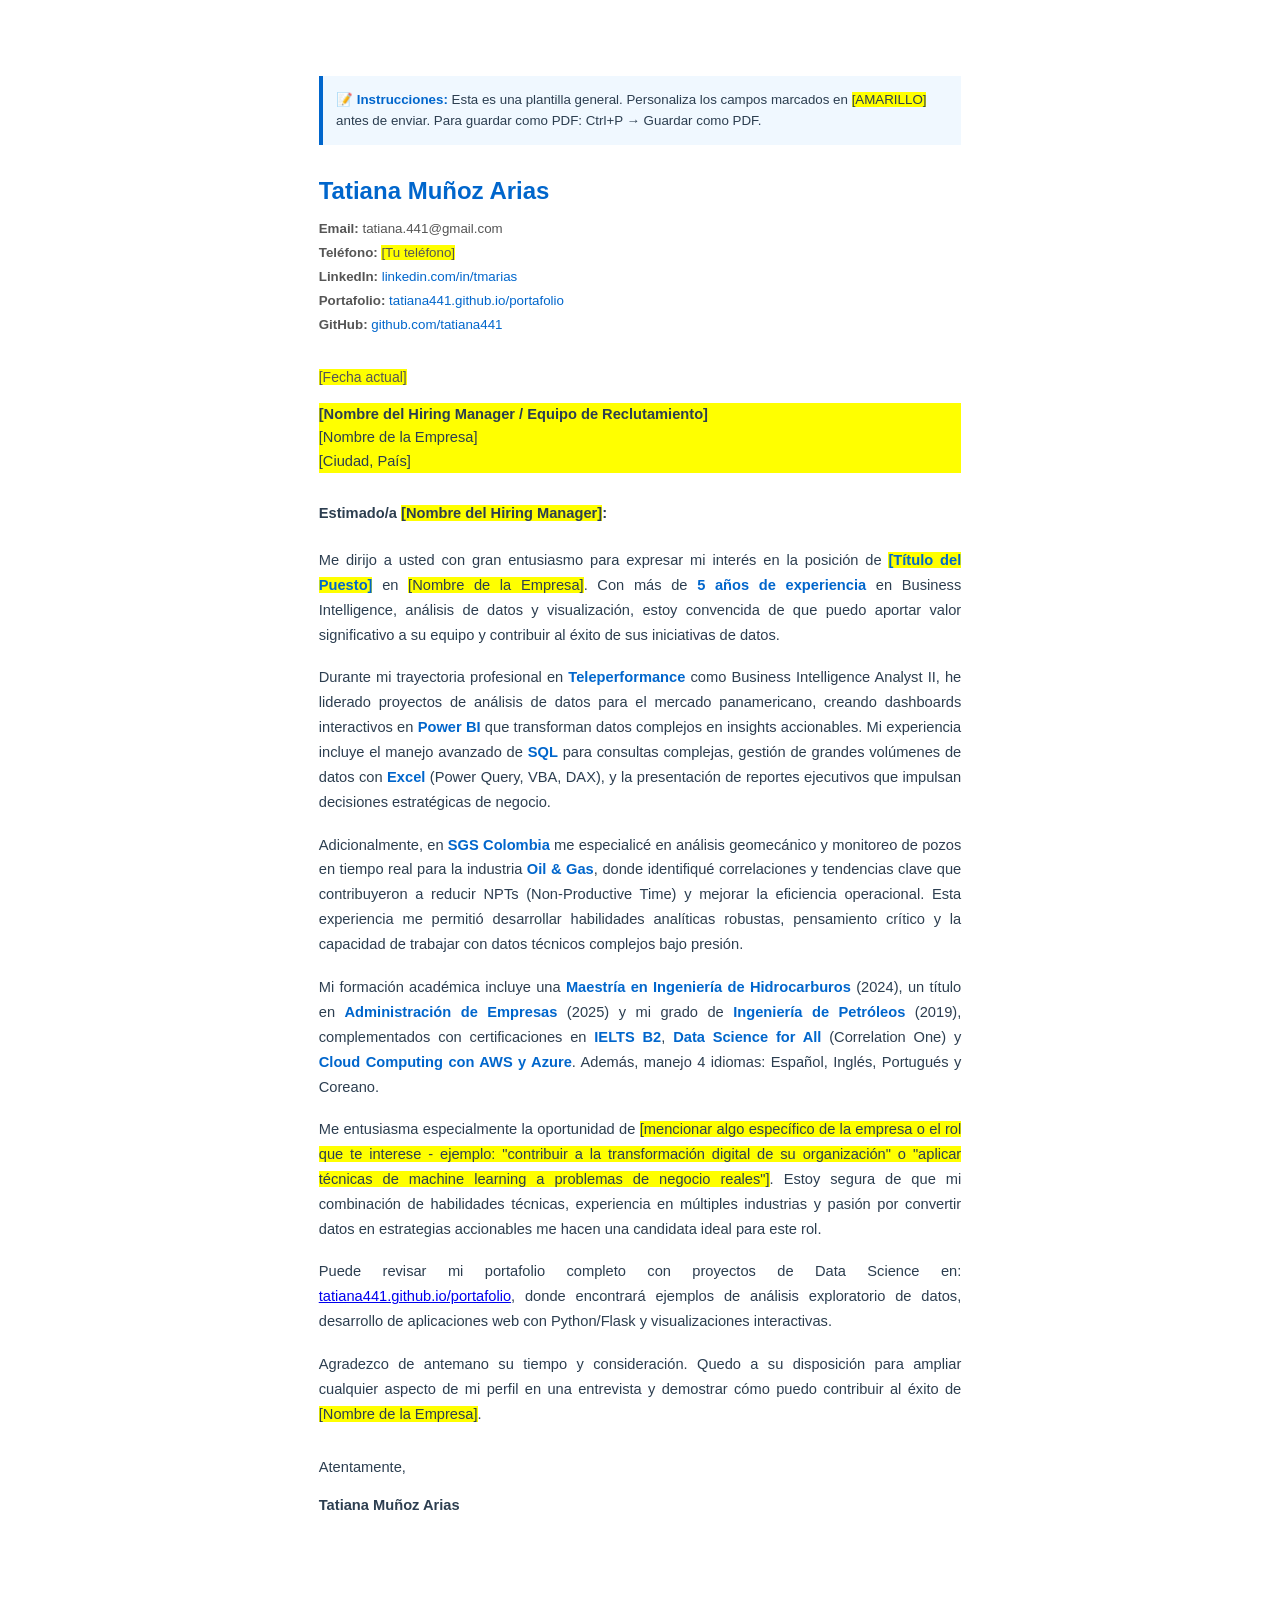
<file: cover-letter.html>
<!DOCTYPE html>
<html lang="es">
<head>
    <meta charset="UTF-8">
    <meta name="viewport" content="width=device-width, initial-scale=1.0">
    <title>Cover Letter - Tatiana Muñoz Arias</title>
    <style>
        * {
            margin: 0;
            padding: 0;
            box-sizing: border-box;
        }

        @page {
            size: A4;
            margin: 2cm;
        }

        body {
            font-family: 'Calibri', 'Arial', sans-serif;
            font-size: 11pt;
            line-height: 1.6;
            color: #2c3e50;
            background: white;
            max-width: 21cm;
            margin: 0 auto;
            padding: 2cm;
        }

        .header {
            margin-bottom: 2em;
        }

        .header h1 {
            font-size: 18pt;
            font-weight: 700;
            color: #0066CC;
            margin-bottom: 0.3em;
        }

        .contact-info {
            font-size: 10pt;
            color: #555;
            line-height: 1.8;
        }

        .contact-info a {
            color: #0066CC;
            text-decoration: none;
        }

        .date {
            margin: 2em 0 1em 0;
            font-size: 10.5pt;
            color: #555;
        }

        .recipient {
            margin-bottom: 2em;
            line-height: 1.6;
        }

        .recipient-name {
            font-weight: 600;
            color: #2c3e50;
        }

        .salutation {
            margin-bottom: 1.5em;
            font-weight: 600;
        }

        .body-text {
            text-align: justify;
            margin-bottom: 1.2em;
            line-height: 1.7;
        }

        .closing {
            margin-top: 2em;
            margin-bottom: 3em;
        }

        .signature {
            margin-top: 1em;
            font-weight: 600;
        }

        .highlight {
            color: #0066CC;
            font-weight: 600;
        }

        @media print {
            body {
                padding: 0;
                margin: 0;
            }
        }

        .instructions {
            background-color: #f0f8ff;
            border-left: 4px solid #0066CC;
            padding: 1em;
            margin-bottom: 2em;
            font-size: 10pt;
        }

        .instructions strong {
            color: #0066CC;
        }

        @media print {
            .instructions {
                display: none;
            }
        }
    </style>
</head>
<body>
    <!-- Instructions (won't print) -->
    <div class="instructions">
        <strong>📝 Instrucciones:</strong> Esta es una plantilla general. Personaliza los campos marcados en <span style="background: yellow;">[AMARILLO]</span> antes de enviar. Para guardar como PDF: Ctrl+P → Guardar como PDF.
    </div>

    <!-- Header -->
    <div class="header">
        <h1>Tatiana Muñoz Arias</h1>
        <div class="contact-info">
            <strong>Email:</strong> tatiana.441@gmail.com<br>
            <strong>Teléfono:</strong> <span style="background: yellow;">[Tu teléfono]</span><br>
            <strong>LinkedIn:</strong> <a href="https://linkedin.com/in/tmarias">linkedin.com/in/tmarias</a><br>
            <strong>Portafolio:</strong> <a href="https://tatiana441.github.io/portafolio/">tatiana441.github.io/portafolio</a><br>
            <strong>GitHub:</strong> <a href="https://github.com/tatiana441">github.com/tatiana441</a>
        </div>
    </div>

    <!-- Date -->
    <div class="date">
        <span style="background: yellow;">[Fecha actual]</span>
    </div>

    <!-- Recipient -->
    <div class="recipient">
        <div class="recipient-name" style="background: yellow;">[Nombre del Hiring Manager / Equipo de Reclutamiento]</div>
        <div style="background: yellow;">[Nombre de la Empresa]</div>
        <div style="background: yellow;">[Ciudad, País]</div>
    </div>

    <!-- Salutation -->
    <div class="salutation">
        Estimado/a <span style="background: yellow;">[Nombre del Hiring Manager]</span>:
    </div>

    <!-- Body -->
    <p class="body-text">
        Me dirijo a usted con gran entusiasmo para expresar mi interés en la posición de <span class="highlight" style="background: yellow;">[Título del Puesto]</span> en <span style="background: yellow;">[Nombre de la Empresa]</span>. Con más de <span class="highlight">5 años de experiencia</span> en Business Intelligence, análisis de datos y visualización, estoy convencida de que puedo aportar valor significativo a su equipo y contribuir al éxito de sus iniciativas de datos.
    </p>

    <p class="body-text">
        Durante mi trayectoria profesional en <span class="highlight">Teleperformance</span> como Business Intelligence Analyst II, he liderado proyectos de análisis de datos para el mercado panamericano, creando dashboards interactivos en <span class="highlight">Power BI</span> que transforman datos complejos en insights accionables. Mi experiencia incluye el manejo avanzado de <span class="highlight">SQL</span> para consultas complejas, gestión de grandes volúmenes de datos con <span class="highlight">Excel</span> (Power Query, VBA, DAX), y la presentación de reportes ejecutivos que impulsan decisiones estratégicas de negocio.
    </p>

    <p class="body-text">
        Adicionalmente, en <span class="highlight">SGS Colombia</span> me especialicé en análisis geomecánico y monitoreo de pozos en tiempo real para la industria <span class="highlight">Oil & Gas</span>, donde identifiqué correlaciones y tendencias clave que contribuyeron a reducir NPTs (Non-Productive Time) y mejorar la eficiencia operacional. Esta experiencia me permitió desarrollar habilidades analíticas robustas, pensamiento crítico y la capacidad de trabajar con datos técnicos complejos bajo presión.
    </p>

    <p class="body-text">
        Mi formación académica incluye una <span class="highlight">Maestría en Ingeniería de Hidrocarburos</span> (2024), un título en <span class="highlight">Administración de Empresas</span> (2025) y mi grado de <span class="highlight">Ingeniería de Petróleos</span> (2019), complementados con certificaciones en <span class="highlight">IELTS B2</span>, <span class="highlight">Data Science for All</span> (Correlation One) y <span class="highlight">Cloud Computing con AWS y Azure</span>. Además, manejo 4 idiomas: Español, Inglés, Portugués y Coreano.
    </p>

    <p class="body-text">
        Me entusiasma especialmente la oportunidad de <span style="background: yellow;">[mencionar algo específico de la empresa o el rol que te interese - ejemplo: "contribuir a la transformación digital de su organización" o "aplicar técnicas de machine learning a problemas de negocio reales"]</span>. Estoy segura de que mi combinación de habilidades técnicas, experiencia en múltiples industrias y pasión por convertir datos en estrategias accionables me hacen una candidata ideal para este rol.
    </p>

    <p class="body-text">
        Puede revisar mi portafolio completo con proyectos de Data Science en: <a href="https://tatiana441.github.io/portafolio/">tatiana441.github.io/portafolio</a>, donde encontrará ejemplos de análisis exploratorio de datos, desarrollo de aplicaciones web con Python/Flask y visualizaciones interactivas.
    </p>

    <p class="body-text">
        Agradezco de antemano su tiempo y consideración. Quedo a su disposición para ampliar cualquier aspecto de mi perfil en una entrevista y demostrar cómo puedo contribuir al éxito de <span style="background: yellow;">[Nombre de la Empresa]</span>.
    </p>

    <!-- Closing -->
    <div class="closing">
        Atentamente,
        <div class="signature">Tatiana Muñoz Arias</div>
    </div>

</body>
</html>
</file>
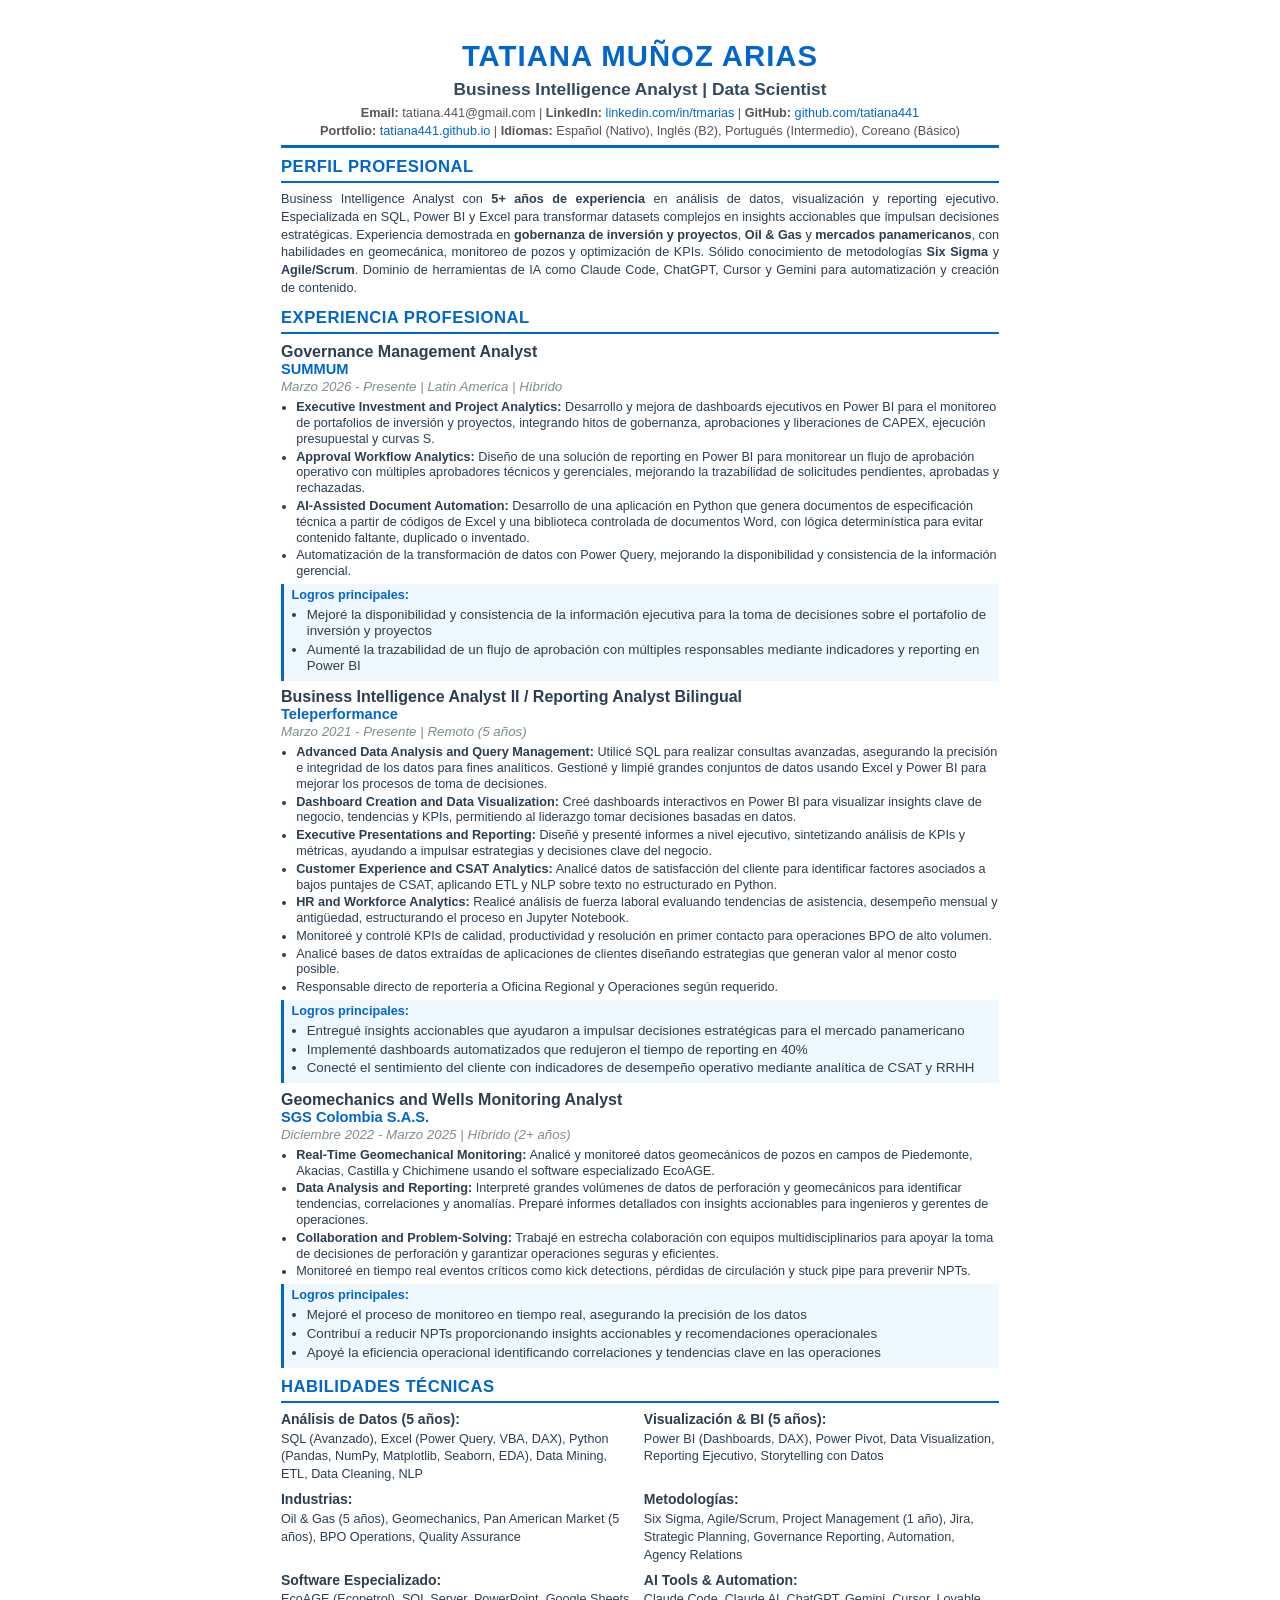
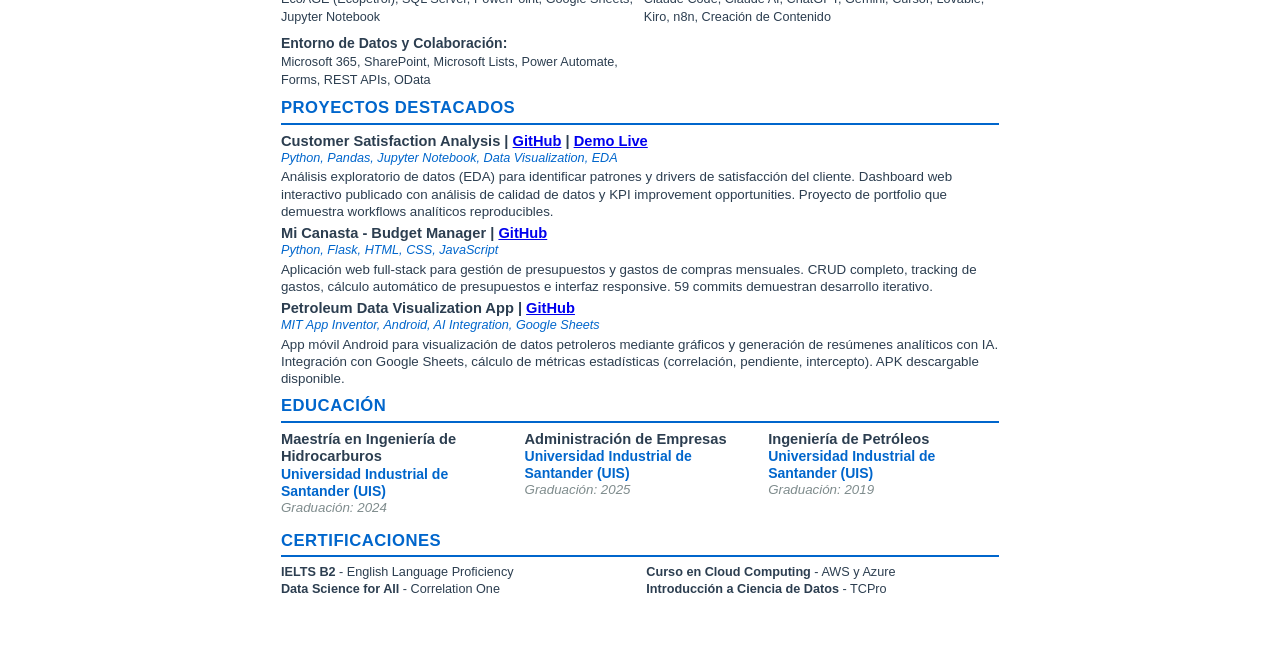
<file: CV_Tatiana_Munoz_BI_Analyst.html>
<!DOCTYPE html>
<html lang="es">
<head>
    <meta charset="UTF-8">
    <meta name="viewport" content="width=device-width, initial-scale=1.0">
    <title>CV - Tatiana Muñoz Arias | Business Intelligence Analyst</title>
    <style>
        * {
            margin: 0;
            padding: 0;
            box-sizing: border-box;
        }

        @page {
            size: A4;
            margin: 1cm;
        }

        body {
            font-family: 'Calibri', 'Arial', sans-serif;
            font-size: 9.5pt;
            line-height: 1.2;
            color: #2c3e50;
            background: white;
            max-width: 21cm;
            margin: 0 auto;
            padding: 1cm;
        }

        /* Header */
        .header {
            text-align: center;
            margin-bottom: 0.7em;
            padding-bottom: 0.35em;
            border-bottom: 3px solid #0066CC;
        }

        .header h1 {
            font-size: 22pt;
            font-weight: 700;
            color: #0066CC;
            margin-bottom: 0.2em;
            text-transform: uppercase;
            letter-spacing: 1px;
        }

        .header h2 {
            font-size: 13pt;
            font-weight: 600;
            color: #34495e;
            margin-bottom: 0.3em;
        }

        .contact-info {
            font-size: 9.5pt;
            color: #555;
            line-height: 1.4;
        }

        .contact-info a {
            color: #0066CC;
            text-decoration: none;
        }

        /* Section Titles */
        .section {
            margin-bottom: 0.7em;
        }

        .section-title {
            font-size: 12.5pt;
            font-weight: 700;
            color: #0066CC;
            text-transform: uppercase;
            border-bottom: 2px solid #0066CC;
            padding-bottom: 0.25em;
            margin-bottom: 0.5em;
            letter-spacing: 0.5px;
        }

        /* Professional Summary */
        .summary {
            text-align: justify;
            line-height: 1.4;
            margin-bottom: 0.8em;
        }

        /* Experience */
        .job {
            margin-bottom: 0.5em;
        }

        .job-header {
            margin-bottom: 0.3em;
            page-break-inside: avoid;
            page-break-after: avoid;
        }

        .job-title {
            font-size: 12pt;
            font-weight: 700;
            color: #2c3e50;
        }

        .company {
            font-size: 11pt;
            font-weight: 600;
            color: #0066CC;
        }

        .job-meta {
            font-size: 10pt;
            color: #7f8c8d;
            font-style: italic;
            margin-bottom: 0.4em;
        }

        .job-description {
            margin-left: 0;
            padding-left: 1.2em;
        }

        .job-description li {
            margin-bottom: 0.15em;
            line-height: 1.25;
        }

        /* Skills */
        .skills-grid {
            display: grid;
            grid-template-columns: repeat(2, 1fr);
            gap: 0.6em;
            margin-bottom: 0.4em;
        }

        .skill-category {
            page-break-inside: avoid;
        }

        .skill-category strong {
            display: block;
            color: #2c3e50;
            font-weight: 700;
            margin-bottom: 0.2em;
            font-size: 10.5pt;
        }

        .skill-tags {
            line-height: 1.4;
        }

        /* Education */
        .education-grid {
            display: grid;
            grid-template-columns: repeat(3, 1fr);
            gap: 1em;
        }

        .education-item {
            margin-bottom: 0.5em;
            page-break-inside: avoid;
        }

        .degree {
            font-weight: 700;
            color: #2c3e50;
            font-size: 11pt;
        }

        .institution {
            color: #0066CC;
            font-weight: 600;
            font-size: 10.5pt;
        }

        .edu-meta {
            font-size: 10pt;
            color: #7f8c8d;
            font-style: italic;
        }

        /* Projects */
        .project {
            margin-bottom: 0.4em;
            page-break-inside: avoid;
        }

        .project-title {
            font-weight: 700;
            color: #2c3e50;
            font-size: 11pt;
        }

        .project-tech {
            font-size: 9.5pt;
            color: #0066CC;
            font-style: italic;
            margin-bottom: 0.2em;
        }

        .project-description {
            font-size: 10pt;
            line-height: 1.3;
        }

        /* Languages & Certifications */
        .two-column {
            display: grid;
            grid-template-columns: 1fr 1fr;
            gap: 1em;
        }

        .list-inline {
            list-style: none;
            padding: 0;
        }

        .list-inline li {
            margin-bottom: 0.15em;
        }

        /* Print Styles */
        @media print {
            body {
                padding: 0;
                margin: 0;
            }

            .education-item, .project {
                page-break-inside: avoid;
            }

            a {
                color: #0066CC;
                text-decoration: none;
            }
        }

        /* Achievement Boxes */
        .achievements {
            background-color: #f0f8ff;
            border-left: 3px solid #0066CC;
            padding: 0.35em 0.6em;
            margin-top: 0.3em;
            margin-bottom: 0.3em;
            page-break-inside: avoid;
        }

        .achievements strong {
            color: #0066CC;
            font-weight: 700;
        }

        .achievements ul {
            margin-top: 0.3em;
            padding-left: 1.2em;
        }

        .achievements li {
            margin-bottom: 0.2em;
            font-size: 10pt;
        }
    </style>
</head>
<body>
    <!-- Header -->
    <div class="header">
        <h1>Tatiana Muñoz Arias</h1>
        <h2>Business Intelligence Analyst | Data Scientist</h2>
        <div class="contact-info">
            <strong>Email:</strong> tatiana.441@gmail.com |
            <strong>LinkedIn:</strong> <a href="https://linkedin.com/in/tmarias">linkedin.com/in/tmarias</a> |
            <strong>GitHub:</strong> <a href="https://github.com/tatiana441">github.com/tatiana441</a><br>
            <strong>Portfolio:</strong> <a href="https://tatiana441.github.io/customer-satisfaction-analysis/">tatiana441.github.io</a> |
            <strong>Idiomas:</strong> Español (Nativo), Inglés (B2), Portugués (Intermedio), Coreano (Básico)
        </div>
    </div>

    <!-- Professional Summary -->
    <div class="section">
        <h3 class="section-title">Perfil Profesional</h3>
        <p class="summary">
            Business Intelligence Analyst con <strong>5+ años de experiencia</strong> en análisis de datos, visualización y reporting ejecutivo. Especializada en SQL, Power BI y Excel para transformar datasets complejos en insights accionables que impulsan decisiones estratégicas. Experiencia demostrada en <strong>gobernanza de inversión y proyectos</strong>, <strong>Oil & Gas</strong> y <strong>mercados panamericanos</strong>, con habilidades en geomecánica, monitoreo de pozos y optimización de KPIs. Sólido conocimiento de metodologías <strong>Six Sigma</strong> y <strong>Agile/Scrum</strong>. Dominio de herramientas de IA como Claude Code, ChatGPT, Cursor y Gemini para automatización y creación de contenido.
        </p>
    </div>

    <!-- Experience -->
    <div class="section">
        <h3 class="section-title">Experiencia Profesional</h3>

        <div class="job">
            <div class="job-header">
                <div class="job-title">Governance Management Analyst</div>
                <div class="company">SUMMUM</div>
                <div class="job-meta">Marzo 2026 - Presente | Latin America | Híbrido</div>
            </div>
            <ul class="job-description">
                <li><strong>Executive Investment and Project Analytics:</strong> Desarrollo y mejora de dashboards ejecutivos en Power BI para el monitoreo de portafolios de inversión y proyectos, integrando hitos de gobernanza, aprobaciones y liberaciones de CAPEX, ejecución presupuestal y curvas S.</li>
                <li><strong>Approval Workflow Analytics:</strong> Diseño de una solución de reporting en Power BI para monitorear un flujo de aprobación operativo con múltiples aprobadores técnicos y gerenciales, mejorando la trazabilidad de solicitudes pendientes, aprobadas y rechazadas.</li>
                <li><strong>AI-Assisted Document Automation:</strong> Desarrollo de una aplicación en Python que genera documentos de especificación técnica a partir de códigos de Excel y una biblioteca controlada de documentos Word, con lógica determinística para evitar contenido faltante, duplicado o inventado.</li>
                <li>Automatización de la transformación de datos con Power Query, mejorando la disponibilidad y consistencia de la información gerencial.</li>
            </ul>
            <div class="achievements">
                <strong>Logros principales:</strong>
                <ul>
                    <li>Mejoré la disponibilidad y consistencia de la información ejecutiva para la toma de decisiones sobre el portafolio de inversión y proyectos</li>
                    <li>Aumenté la trazabilidad de un flujo de aprobación con múltiples responsables mediante indicadores y reporting en Power BI</li>
                </ul>
            </div>
        </div>

        <div class="job">
            <div class="job-header">
                <div class="job-title">Business Intelligence Analyst II / Reporting Analyst Bilingual</div>
                <div class="company">Teleperformance</div>
                <div class="job-meta">Marzo 2021 - Presente | Remoto (5 años)</div>
            </div>
            <ul class="job-description">
                <li><strong>Advanced Data Analysis and Query Management:</strong> Utilicé SQL para realizar consultas avanzadas, asegurando la precisión e integridad de los datos para fines analíticos. Gestioné y limpié grandes conjuntos de datos usando Excel y Power BI para mejorar los procesos de toma de decisiones.</li>
                <li><strong>Dashboard Creation and Data Visualization:</strong> Creé dashboards interactivos en Power BI para visualizar insights clave de negocio, tendencias y KPIs, permitiendo al liderazgo tomar decisiones basadas en datos.</li>
                <li><strong>Executive Presentations and Reporting:</strong> Diseñé y presenté informes a nivel ejecutivo, sintetizando análisis de KPIs y métricas, ayudando a impulsar estrategias y decisiones clave del negocio.</li>
                <li><strong>Customer Experience and CSAT Analytics:</strong> Analicé datos de satisfacción del cliente para identificar factores asociados a bajos puntajes de CSAT, aplicando ETL y NLP sobre texto no estructurado en Python.</li>
                <li><strong>HR and Workforce Analytics:</strong> Realicé análisis de fuerza laboral evaluando tendencias de asistencia, desempeño mensual y antigüedad, estructurando el proceso en Jupyter Notebook.</li>
                <li>Monitoreé y controlé KPIs de calidad, productividad y resolución en primer contacto para operaciones BPO de alto volumen.</li>
                <li>Analicé bases de datos extraídas de aplicaciones de clientes diseñando estrategias que generan valor al menor costo posible.</li>
                <li>Responsable directo de reportería a Oficina Regional y Operaciones según requerido.</li>
            </ul>
            <div class="achievements">
                <strong>Logros principales:</strong>
                <ul>
                    <li>Entregué insights accionables que ayudaron a impulsar decisiones estratégicas para el mercado panamericano</li>
                    <li>Implementé dashboards automatizados que redujeron el tiempo de reporting en 40%</li>
                    <li>Conecté el sentimiento del cliente con indicadores de desempeño operativo mediante analítica de CSAT y RRHH</li>
                </ul>
            </div>
        </div>

        <div class="job">
            <div class="job-header">
                <div class="job-title">Geomechanics and Wells Monitoring Analyst</div>
                <div class="company">SGS Colombia S.A.S.</div>
                <div class="job-meta">Diciembre 2022 - Marzo 2025 | Híbrido (2+ años)</div>
            </div>
            <ul class="job-description">
                <li><strong>Real-Time Geomechanical Monitoring:</strong> Analicé y monitoreé datos geomecánicos de pozos en campos de Piedemonte, Akacias, Castilla y Chichimene usando el software especializado EcoAGE.</li>
                <li><strong>Data Analysis and Reporting:</strong> Interpreté grandes volúmenes de datos de perforación y geomecánicos para identificar tendencias, correlaciones y anomalías. Preparé informes detallados con insights accionables para ingenieros y gerentes de operaciones.</li>
                <li><strong>Collaboration and Problem-Solving:</strong> Trabajé en estrecha colaboración con equipos multidisciplinarios para apoyar la toma de decisiones de perforación y garantizar operaciones seguras y eficientes.</li>
                <li>Monitoreé en tiempo real eventos críticos como kick detections, pérdidas de circulación y stuck pipe para prevenir NPTs.</li>
            </ul>
            <div class="achievements">
                <strong>Logros principales:</strong>
                <ul>
                    <li>Mejoré el proceso de monitoreo en tiempo real, asegurando la precisión de los datos</li>
                    <li>Contribuí a reducir NPTs proporcionando insights accionables y recomendaciones operacionales</li>
                    <li>Apoyé la eficiencia operacional identificando correlaciones y tendencias clave en las operaciones</li>
                </ul>
            </div>
        </div>
    </div>

    <!-- Skills -->
    <div class="section">
        <h3 class="section-title">Habilidades Técnicas</h3>
        <div class="skills-grid">
            <div class="skill-category">
                <strong>Análisis de Datos (5 años):</strong>
                <div class="skill-tags">SQL (Avanzado), Excel (Power Query, VBA, DAX), Python (Pandas, NumPy, Matplotlib, Seaborn, EDA), Data Mining, ETL, Data Cleaning, NLP</div>
            </div>
            <div class="skill-category">
                <strong>Visualización & BI (5 años):</strong>
                <div class="skill-tags">Power BI (Dashboards, DAX), Power Pivot, Data Visualization, Reporting Ejecutivo, Storytelling con Datos</div>
            </div>
            <div class="skill-category">
                <strong>Industrias:</strong>
                <div class="skill-tags">Oil & Gas (5 años), Geomechanics, Pan American Market (5 años), BPO Operations, Quality Assurance</div>
            </div>
            <div class="skill-category">
                <strong>Metodologías:</strong>
                <div class="skill-tags">Six Sigma, Agile/Scrum, Project Management (1 año), Jira, Strategic Planning, Governance Reporting, Automation, Agency Relations</div>
            </div>
            <div class="skill-category">
                <strong>Software Especializado:</strong>
                <div class="skill-tags">EcoAGE (Ecopetrol), SQL Server, PowerPoint, Google Sheets, Jupyter Notebook</div>
            </div>
            <div class="skill-category">
                <strong>AI Tools & Automation:</strong>
                <div class="skill-tags">Claude Code, Claude AI, ChatGPT, Gemini, Cursor, Lovable, Kiro, n8n, Creación de Contenido</div>
            </div>
            <div class="skill-category">
                <strong>Entorno de Datos y Colaboración:</strong>
                <div class="skill-tags">Microsoft 365, SharePoint, Microsoft Lists, Power Automate, Forms, REST APIs, OData</div>
            </div>
        </div>
    </div>

    <!-- Projects -->
    <div class="section">
        <h3 class="section-title">Proyectos Destacados</h3>

        <div class="project">
            <div class="project-title">Customer Satisfaction Analysis | <a href="https://github.com/tatiana441/customer-satisfaction-analysis">GitHub</a> | <a href="https://tatiana441.github.io/customer-satisfaction-analysis/">Demo Live</a></div>
            <div class="project-tech">Python, Pandas, Jupyter Notebook, Data Visualization, EDA</div>
            <p class="project-description">
                Análisis exploratorio de datos (EDA) para identificar patrones y drivers de satisfacción del cliente. Dashboard web interactivo publicado con análisis de calidad de datos y KPI improvement opportunities. Proyecto de portfolio que demuestra workflows analíticos reproducibles.
            </p>
        </div>

        <div class="project">
            <div class="project-title">Mi Canasta - Budget Manager | <a href="https://github.com/tatiana441/Mi_Canasta">GitHub</a></div>
            <div class="project-tech">Python, Flask, HTML, CSS, JavaScript</div>
            <p class="project-description">
                Aplicación web full-stack para gestión de presupuestos y gastos de compras mensuales. CRUD completo, tracking de gastos, cálculo automático de presupuestos e interfaz responsive. 59 commits demuestran desarrollo iterativo.
            </p>
        </div>

        <div class="project">
            <div class="project-title">Petroleum Data Visualization App | <a href="https://github.com/tatiana441/ProyectoFinalTCPro">GitHub</a></div>
            <div class="project-tech">MIT App Inventor, Android, AI Integration, Google Sheets</div>
            <p class="project-description">
                App móvil Android para visualización de datos petroleros mediante gráficos y generación de resúmenes analíticos con IA. Integración con Google Sheets, cálculo de métricas estadísticas (correlación, pendiente, intercepto). APK descargable disponible.
            </p>
        </div>
    </div>

    <!-- Education -->
    <div class="section">
        <h3 class="section-title">Educación</h3>

        <div class="education-grid">
            <div class="education-item">
                <div class="degree">Maestría en Ingeniería de Hidrocarburos</div>
                <div class="institution">Universidad Industrial de Santander (UIS)</div>
                <div class="edu-meta">Graduación: 2024</div>
            </div>

            <div class="education-item">
                <div class="degree">Administración de Empresas</div>
                <div class="institution">Universidad Industrial de Santander (UIS)</div>
                <div class="edu-meta">Graduación: 2025</div>
            </div>

            <div class="education-item">
                <div class="degree">Ingeniería de Petróleos</div>
                <div class="institution">Universidad Industrial de Santander (UIS)</div>
                <div class="edu-meta">Graduación: 2019</div>
            </div>
        </div>
    </div>

    <!-- Certifications -->
    <div class="section">
        <h3 class="section-title">Certificaciones</h3>
        <div class="two-column">
            <ul class="list-inline">
                <li><strong>IELTS B2</strong> - English Language Proficiency</li>
                <li><strong>Data Science for All</strong> - Correlation One</li>
            </ul>
            <ul class="list-inline">
                <li><strong>Curso en Cloud Computing</strong> - AWS y Azure</li>
                <li><strong>Introducción a Ciencia de Datos</strong> - TCPro</li>
            </ul>
        </div>
    </div>

</body>
</html>
</file>
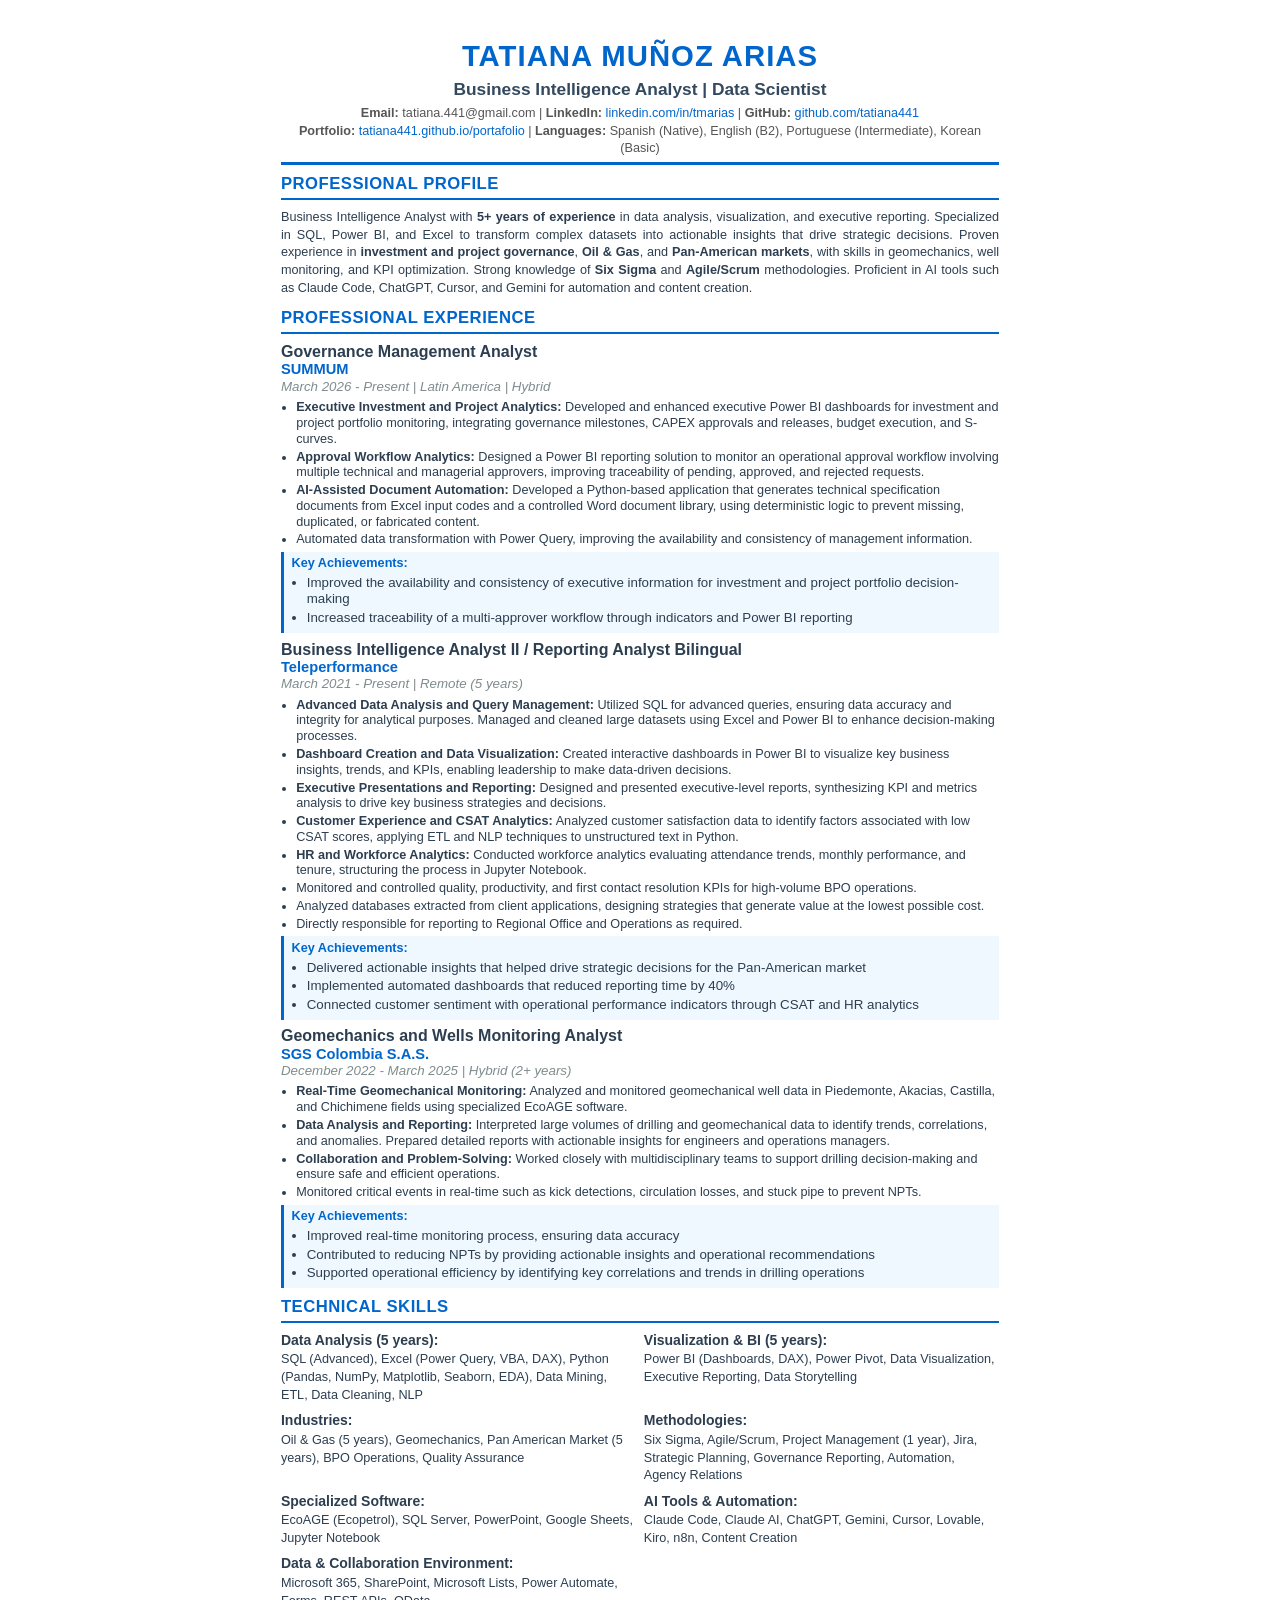
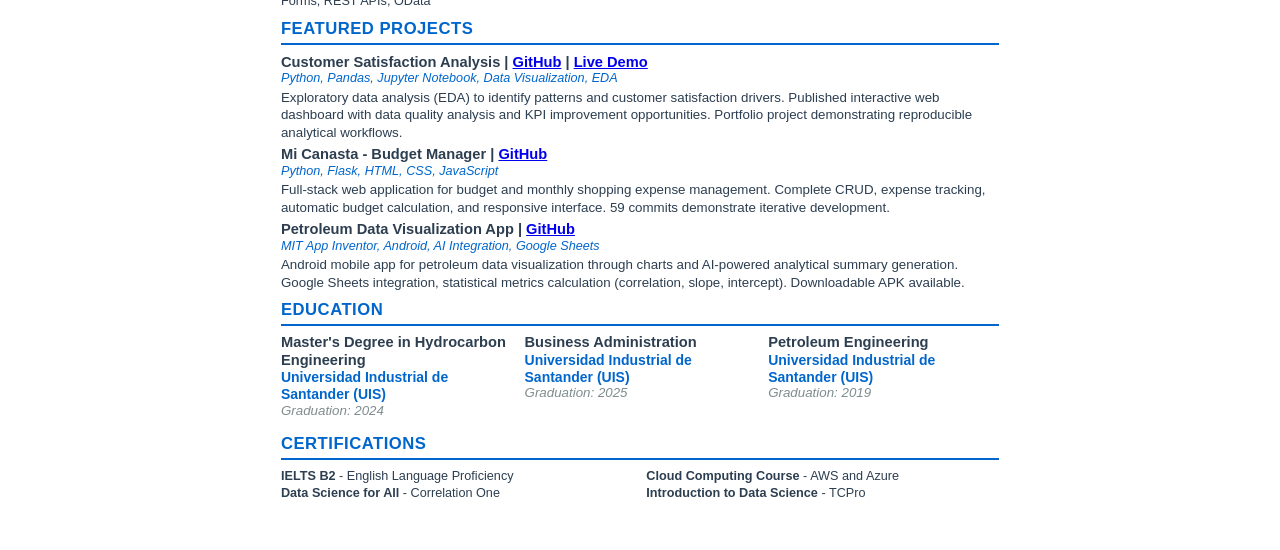
<file: CV_Tatiana_Munoz_BI_Analyst_EN.html>
<!DOCTYPE html>
<html lang="en">
<head>
    <meta charset="UTF-8">
    <meta name="viewport" content="width=device-width, initial-scale=1.0">
    <title>Resume - Tatiana Muñoz Arias | Business Intelligence Analyst</title>
    <style>
        * {
            margin: 0;
            padding: 0;
            box-sizing: border-box;
        }

        @page {
            size: A4;
            margin: 1cm;
        }

        body {
            font-family: 'Calibri', 'Arial', sans-serif;
            font-size: 9.5pt;
            line-height: 1.2;
            color: #2c3e50;
            background: white;
            max-width: 21cm;
            margin: 0 auto;
            padding: 1cm;
        }

        /* Header */
        .header {
            text-align: center;
            margin-bottom: 0.7em;
            padding-bottom: 0.35em;
            border-bottom: 3px solid #0066CC;
        }

        .header h1 {
            font-size: 22pt;
            font-weight: 700;
            color: #0066CC;
            margin-bottom: 0.2em;
            text-transform: uppercase;
            letter-spacing: 1px;
        }

        .header h2 {
            font-size: 13pt;
            font-weight: 600;
            color: #34495e;
            margin-bottom: 0.3em;
        }

        .contact-info {
            font-size: 9.5pt;
            color: #555;
            line-height: 1.4;
        }

        .contact-info a {
            color: #0066CC;
            text-decoration: none;
        }

        /* Section Titles */
        .section {
            margin-bottom: 0.7em;
        }

        .section-title {
            font-size: 12.5pt;
            font-weight: 700;
            color: #0066CC;
            text-transform: uppercase;
            border-bottom: 2px solid #0066CC;
            padding-bottom: 0.25em;
            margin-bottom: 0.5em;
            letter-spacing: 0.5px;
        }

        /* Professional Summary */
        .summary {
            text-align: justify;
            line-height: 1.4;
            margin-bottom: 0.8em;
        }

        /* Experience */
        .job {
            margin-bottom: 0.5em;
        }

        .job-header {
            margin-bottom: 0.3em;
            page-break-inside: avoid;
            page-break-after: avoid;
        }

        .job-title {
            font-size: 12pt;
            font-weight: 700;
            color: #2c3e50;
        }

        .company {
            font-size: 11pt;
            font-weight: 600;
            color: #0066CC;
        }

        .job-meta {
            font-size: 10pt;
            color: #7f8c8d;
            font-style: italic;
            margin-bottom: 0.4em;
        }

        .job-description {
            margin-left: 0;
            padding-left: 1.2em;
        }

        .job-description li {
            margin-bottom: 0.15em;
            line-height: 1.25;
        }

        /* Skills */
        .skills-grid {
            display: grid;
            grid-template-columns: repeat(2, 1fr);
            gap: 0.6em;
            margin-bottom: 0.4em;
        }

        .skill-category {
            page-break-inside: avoid;
        }

        .skill-category strong {
            display: block;
            color: #2c3e50;
            font-weight: 700;
            margin-bottom: 0.2em;
            font-size: 10.5pt;
        }

        .skill-tags {
            line-height: 1.4;
        }

        /* Education */
        .education-grid {
            display: grid;
            grid-template-columns: repeat(3, 1fr);
            gap: 1em;
        }

        .education-item {
            margin-bottom: 0.5em;
            page-break-inside: avoid;
        }

        .degree {
            font-weight: 700;
            color: #2c3e50;
            font-size: 11pt;
        }

        .institution {
            color: #0066CC;
            font-weight: 600;
            font-size: 10.5pt;
        }

        .edu-meta {
            font-size: 10pt;
            color: #7f8c8d;
            font-style: italic;
        }

        /* Projects */
        .project {
            margin-bottom: 0.4em;
            page-break-inside: avoid;
        }

        .project-title {
            font-weight: 700;
            color: #2c3e50;
            font-size: 11pt;
        }

        .project-tech {
            font-size: 9.5pt;
            color: #0066CC;
            font-style: italic;
            margin-bottom: 0.2em;
        }

        .project-description {
            font-size: 10pt;
            line-height: 1.3;
        }

        /* Languages & Certifications */
        .two-column {
            display: grid;
            grid-template-columns: 1fr 1fr;
            gap: 1em;
        }

        .list-inline {
            list-style: none;
            padding: 0;
        }

        .list-inline li {
            margin-bottom: 0.15em;
        }

        /* Print Styles */
        @media print {
            body {
                padding: 0;
                margin: 0;
            }

            .education-item, .project {
                page-break-inside: avoid;
            }

            a {
                color: #0066CC;
                text-decoration: none;
            }
        }

        /* Achievement Boxes */
        .achievements {
            background-color: #f0f8ff;
            border-left: 3px solid #0066CC;
            padding: 0.35em 0.6em;
            margin-top: 0.3em;
            margin-bottom: 0.3em;
            page-break-inside: avoid;
        }

        .achievements strong {
            color: #0066CC;
            font-weight: 700;
        }

        .achievements ul {
            margin-top: 0.3em;
            padding-left: 1.2em;
        }

        .achievements li {
            margin-bottom: 0.2em;
            font-size: 10pt;
        }
    </style>
</head>
<body>
    <!-- Header -->
    <div class="header">
        <h1>Tatiana Muñoz Arias</h1>
        <h2>Business Intelligence Analyst | Data Scientist</h2>
        <div class="contact-info">
            <strong>Email:</strong> tatiana.441@gmail.com |
            <strong>LinkedIn:</strong> <a href="https://linkedin.com/in/tmarias">linkedin.com/in/tmarias</a> |
            <strong>GitHub:</strong> <a href="https://github.com/tatiana441">github.com/tatiana441</a><br>
            <strong>Portfolio:</strong> <a href="https://tatiana441.github.io/portafolio/">tatiana441.github.io/portafolio</a> |
            <strong>Languages:</strong> Spanish (Native), English (B2), Portuguese (Intermediate), Korean (Basic)
        </div>
    </div>

    <!-- Professional Summary -->
    <div class="section">
        <h3 class="section-title">Professional Profile</h3>
        <p class="summary">
            Business Intelligence Analyst with <strong>5+ years of experience</strong> in data analysis, visualization, and executive reporting. Specialized in SQL, Power BI, and Excel to transform complex datasets into actionable insights that drive strategic decisions. Proven experience in <strong>investment and project governance</strong>, <strong>Oil & Gas</strong>, and <strong>Pan-American markets</strong>, with skills in geomechanics, well monitoring, and KPI optimization. Strong knowledge of <strong>Six Sigma</strong> and <strong>Agile/Scrum</strong> methodologies. Proficient in AI tools such as Claude Code, ChatGPT, Cursor, and Gemini for automation and content creation.
        </p>
    </div>

    <!-- Experience -->
    <div class="section">
        <h3 class="section-title">Professional Experience</h3>

        <div class="job">
            <div class="job-header">
                <div class="job-title">Governance Management Analyst</div>
                <div class="company">SUMMUM</div>
                <div class="job-meta">March 2026 - Present | Latin America | Hybrid</div>
            </div>
            <ul class="job-description">
                <li><strong>Executive Investment and Project Analytics:</strong> Developed and enhanced executive Power BI dashboards for investment and project portfolio monitoring, integrating governance milestones, CAPEX approvals and releases, budget execution, and S-curves.</li>
                <li><strong>Approval Workflow Analytics:</strong> Designed a Power BI reporting solution to monitor an operational approval workflow involving multiple technical and managerial approvers, improving traceability of pending, approved, and rejected requests.</li>
                <li><strong>AI-Assisted Document Automation:</strong> Developed a Python-based application that generates technical specification documents from Excel input codes and a controlled Word document library, using deterministic logic to prevent missing, duplicated, or fabricated content.</li>
                <li>Automated data transformation with Power Query, improving the availability and consistency of management information.</li>
            </ul>
            <div class="achievements">
                <strong>Key Achievements:</strong>
                <ul>
                    <li>Improved the availability and consistency of executive information for investment and project portfolio decision-making</li>
                    <li>Increased traceability of a multi-approver workflow through indicators and Power BI reporting</li>
                </ul>
            </div>
        </div>

        <div class="job">
            <div class="job-header">
                <div class="job-title">Business Intelligence Analyst II / Reporting Analyst Bilingual</div>
                <div class="company">Teleperformance</div>
                <div class="job-meta">March 2021 - Present | Remote (5 years)</div>
            </div>
            <ul class="job-description">
                <li><strong>Advanced Data Analysis and Query Management:</strong> Utilized SQL for advanced queries, ensuring data accuracy and integrity for analytical purposes. Managed and cleaned large datasets using Excel and Power BI to enhance decision-making processes.</li>
                <li><strong>Dashboard Creation and Data Visualization:</strong> Created interactive dashboards in Power BI to visualize key business insights, trends, and KPIs, enabling leadership to make data-driven decisions.</li>
                <li><strong>Executive Presentations and Reporting:</strong> Designed and presented executive-level reports, synthesizing KPI and metrics analysis to drive key business strategies and decisions.</li>
                <li><strong>Customer Experience and CSAT Analytics:</strong> Analyzed customer satisfaction data to identify factors associated with low CSAT scores, applying ETL and NLP techniques to unstructured text in Python.</li>
                <li><strong>HR and Workforce Analytics:</strong> Conducted workforce analytics evaluating attendance trends, monthly performance, and tenure, structuring the process in Jupyter Notebook.</li>
                <li>Monitored and controlled quality, productivity, and first contact resolution KPIs for high-volume BPO operations.</li>
                <li>Analyzed databases extracted from client applications, designing strategies that generate value at the lowest possible cost.</li>
                <li>Directly responsible for reporting to Regional Office and Operations as required.</li>
            </ul>
            <div class="achievements">
                <strong>Key Achievements:</strong>
                <ul>
                    <li>Delivered actionable insights that helped drive strategic decisions for the Pan-American market</li>
                    <li>Implemented automated dashboards that reduced reporting time by 40%</li>
                    <li>Connected customer sentiment with operational performance indicators through CSAT and HR analytics</li>
                </ul>
            </div>
        </div>

        <div class="job">
            <div class="job-header">
                <div class="job-title">Geomechanics and Wells Monitoring Analyst</div>
                <div class="company">SGS Colombia S.A.S.</div>
                <div class="job-meta">December 2022 - March 2025 | Hybrid (2+ years)</div>
            </div>
            <ul class="job-description">
                <li><strong>Real-Time Geomechanical Monitoring:</strong> Analyzed and monitored geomechanical well data in Piedemonte, Akacias, Castilla, and Chichimene fields using specialized EcoAGE software.</li>
                <li><strong>Data Analysis and Reporting:</strong> Interpreted large volumes of drilling and geomechanical data to identify trends, correlations, and anomalies. Prepared detailed reports with actionable insights for engineers and operations managers.</li>
                <li><strong>Collaboration and Problem-Solving:</strong> Worked closely with multidisciplinary teams to support drilling decision-making and ensure safe and efficient operations.</li>
                <li>Monitored critical events in real-time such as kick detections, circulation losses, and stuck pipe to prevent NPTs.</li>
            </ul>
            <div class="achievements">
                <strong>Key Achievements:</strong>
                <ul>
                    <li>Improved real-time monitoring process, ensuring data accuracy</li>
                    <li>Contributed to reducing NPTs by providing actionable insights and operational recommendations</li>
                    <li>Supported operational efficiency by identifying key correlations and trends in drilling operations</li>
                </ul>
            </div>
        </div>
    </div>

    <!-- Skills -->
    <div class="section">
        <h3 class="section-title">Technical Skills</h3>
        <div class="skills-grid">
            <div class="skill-category">
                <strong>Data Analysis (5 years):</strong>
                <div class="skill-tags">SQL (Advanced), Excel (Power Query, VBA, DAX), Python (Pandas, NumPy, Matplotlib, Seaborn, EDA), Data Mining, ETL, Data Cleaning, NLP</div>
            </div>
            <div class="skill-category">
                <strong>Visualization & BI (5 years):</strong>
                <div class="skill-tags">Power BI (Dashboards, DAX), Power Pivot, Data Visualization, Executive Reporting, Data Storytelling</div>
            </div>
            <div class="skill-category">
                <strong>Industries:</strong>
                <div class="skill-tags">Oil & Gas (5 years), Geomechanics, Pan American Market (5 years), BPO Operations, Quality Assurance</div>
            </div>
            <div class="skill-category">
                <strong>Methodologies:</strong>
                <div class="skill-tags">Six Sigma, Agile/Scrum, Project Management (1 year), Jira, Strategic Planning, Governance Reporting, Automation, Agency Relations</div>
            </div>
            <div class="skill-category">
                <strong>Specialized Software:</strong>
                <div class="skill-tags">EcoAGE (Ecopetrol), SQL Server, PowerPoint, Google Sheets, Jupyter Notebook</div>
            </div>
            <div class="skill-category">
                <strong>AI Tools & Automation:</strong>
                <div class="skill-tags">Claude Code, Claude AI, ChatGPT, Gemini, Cursor, Lovable, Kiro, n8n, Content Creation</div>
            </div>
            <div class="skill-category">
                <strong>Data & Collaboration Environment:</strong>
                <div class="skill-tags">Microsoft 365, SharePoint, Microsoft Lists, Power Automate, Forms, REST APIs, OData</div>
            </div>
        </div>
    </div>

    <!-- Projects -->
    <div class="section">
        <h3 class="section-title">Featured Projects</h3>

        <div class="project">
            <div class="project-title">Customer Satisfaction Analysis | <a href="https://github.com/tatiana441/customer-satisfaction-analysis">GitHub</a> | <a href="https://tatiana441.github.io/customer-satisfaction-analysis/">Live Demo</a></div>
            <div class="project-tech">Python, Pandas, Jupyter Notebook, Data Visualization, EDA</div>
            <p class="project-description">
                Exploratory data analysis (EDA) to identify patterns and customer satisfaction drivers. Published interactive web dashboard with data quality analysis and KPI improvement opportunities. Portfolio project demonstrating reproducible analytical workflows.
            </p>
        </div>

        <div class="project">
            <div class="project-title">Mi Canasta - Budget Manager | <a href="https://github.com/tatiana441/Mi_Canasta">GitHub</a></div>
            <div class="project-tech">Python, Flask, HTML, CSS, JavaScript</div>
            <p class="project-description">
                Full-stack web application for budget and monthly shopping expense management. Complete CRUD, expense tracking, automatic budget calculation, and responsive interface. 59 commits demonstrate iterative development.
            </p>
        </div>

        <div class="project">
            <div class="project-title">Petroleum Data Visualization App | <a href="https://github.com/tatiana441/ProyectoFinalTCPro">GitHub</a></div>
            <div class="project-tech">MIT App Inventor, Android, AI Integration, Google Sheets</div>
            <p class="project-description">
                Android mobile app for petroleum data visualization through charts and AI-powered analytical summary generation. Google Sheets integration, statistical metrics calculation (correlation, slope, intercept). Downloadable APK available.
            </p>
        </div>
    </div>

    <!-- Education -->
    <div class="section">
        <h3 class="section-title">Education</h3>

        <div class="education-grid">
            <div class="education-item">
                <div class="degree">Master's Degree in Hydrocarbon Engineering</div>
                <div class="institution">Universidad Industrial de Santander (UIS)</div>
                <div class="edu-meta">Graduation: 2024</div>
            </div>

            <div class="education-item">
                <div class="degree">Business Administration</div>
                <div class="institution">Universidad Industrial de Santander (UIS)</div>
                <div class="edu-meta">Graduation: 2025</div>
            </div>

            <div class="education-item">
                <div class="degree">Petroleum Engineering</div>
                <div class="institution">Universidad Industrial de Santander (UIS)</div>
                <div class="edu-meta">Graduation: 2019</div>
            </div>
        </div>
    </div>

    <!-- Certifications -->
    <div class="section">
        <h3 class="section-title">Certifications</h3>
        <div class="two-column">
            <ul class="list-inline">
                <li><strong>IELTS B2</strong> - English Language Proficiency</li>
                <li><strong>Data Science for All</strong> - Correlation One</li>
            </ul>
            <ul class="list-inline">
                <li><strong>Cloud Computing Course</strong> - AWS and Azure</li>
                <li><strong>Introduction to Data Science</strong> - TCPro</li>
            </ul>
        </div>
    </div>

</body>
</html>
</file>
<file: styles.css>
/* ===============================================
   PORTAFOLIO TATIANA MUÑOZ - AZUL TECH THEME
   =============================================== */

/* Variables de color - Azul Tech */
:root {
    --primary-color: #0066CC;
    --primary-dark: #004C99;
    --primary-light: #3385D6;
    --secondary-color: #00B4D8;
    --accent-color: #0096C7;
    --text-dark: #1A1A2E;
    --text-light: #FFFFFF;
    --text-gray: #6B7280;
    --bg-white: #FFFFFF;
    --bg-light: #F8FAFC;
    --bg-dark: #0F172A;
    --bg-card: #FFFFFF;
    --border-color: #E5E7EB;
    --shadow: 0 4px 6px -1px rgba(0, 0, 0, 0.1), 0 2px 4px -1px rgba(0, 0, 0, 0.06);
    --shadow-lg: 0 10px 15px -3px rgba(0, 0, 0, 0.1), 0 4px 6px -2px rgba(0, 0, 0, 0.05);
    --shadow-xl: 0 20px 25px -5px rgba(0, 0, 0, 0.1), 0 10px 10px -5px rgba(0, 0, 0, 0.04);
    --transition: all 0.3s cubic-bezier(0.4, 0, 0.2, 1);
}

/* Reset y estilos base */
* {
    margin: 0;
    padding: 0;
    box-sizing: border-box;
}

/* Reset específico para listas */
ul, ol {
    list-style: none;
    padding: 0;
    margin: 0;
}

li {
    list-style: none;
}

html {
    scroll-behavior: smooth;
    font-size: 16px;
}

body {
    font-family: 'Inter', -apple-system, BlinkMacSystemFont, 'Segoe UI', Roboto, 'Helvetica Neue', Arial, sans-serif;
    color: var(--text-dark);
    line-height: 1.6;
    background-color: var(--bg-white);
    overflow-x: hidden;
}

.container {
    max-width: 1200px;
    margin: 0 auto;
    padding: 0 2rem;
}

.section {
    padding: 5rem 0;
}

.section-dark {
    background-color: var(--bg-dark);
    color: var(--text-light);
}

.section-title {
    font-size: 2.5rem;
    font-weight: 800;
    text-align: center;
    margin-bottom: 3rem;
    color: var(--text-dark);
    position: relative;
}

.section-dark .section-title {
    color: var(--text-light);
}

.section-title::after {
    content: '';
    display: block;
    width: 80px;
    height: 4px;
    background: linear-gradient(90deg, var(--primary-color), var(--secondary-color));
    margin: 1rem auto 0;
    border-radius: 2px;
}

/* Navbar */
.navbar {
    position: fixed;
    top: 0;
    left: 0;
    right: 0;
    background-color: rgba(255, 255, 255, 0.95);
    backdrop-filter: blur(10px);
    box-shadow: var(--shadow);
    z-index: 1000;
    transition: var(--transition);
}

.navbar .container {
    display: flex;
    justify-content: space-between;
    align-items: center;
    padding: 1rem 2rem;
}

.nav-brand {
    font-size: 1.5rem;
    font-weight: 800;
    color: var(--primary-color);
    letter-spacing: -0.05em;
}

.nav-menu {
    display: flex;
    list-style: none;
    gap: 2rem;
}

.nav-link {
    color: var(--text-dark);
    text-decoration: none;
    font-weight: 500;
    transition: var(--transition);
    position: relative;
}

.nav-link::after {
    content: '';
    position: absolute;
    bottom: -5px;
    left: 0;
    width: 0;
    height: 2px;
    background-color: var(--primary-color);
    transition: var(--transition);
}

.nav-link:hover::after,
.nav-link.active::after {
    width: 100%;
}

.nav-link:hover {
    color: var(--primary-color);
}

.hamburger {
    display: none;
    flex-direction: column;
    gap: 5px;
    cursor: pointer;
}

.hamburger span {
    width: 25px;
    height: 3px;
    background-color: var(--primary-color);
    border-radius: 2px;
    transition: var(--transition);
}

/* Hero Section */
.hero {
    min-height: 100vh;
    display: flex;
    align-items: center;
    padding-top: 80px;
    background: linear-gradient(135deg, #F8FAFC 0%, #E0F2FE 100%);
    position: relative;
    overflow: hidden;
}

.hero::before {
    content: '';
    position: absolute;
    top: -50%;
    right: -20%;
    width: 800px;
    height: 800px;
    background: radial-gradient(circle, rgba(0, 102, 204, 0.1) 0%, transparent 70%);
    border-radius: 50%;
}

.hero-content {
    display: grid;
    grid-template-columns: 1fr 1fr;
    gap: 4rem;
    align-items: center;
    position: relative;
    z-index: 1;
}

.hero-title {
    font-size: 3rem;
    font-weight: 800;
    color: var(--text-dark);
    margin-bottom: 1rem;
    line-height: 1.2;
}

.hero-subtitle {
    font-size: 1.5rem;
    font-weight: 600;
    color: var(--primary-color);
    margin-bottom: 1.5rem;
    line-height: 1.3;
}

.hero-description {
    font-size: 1.125rem;
    color: var(--text-gray);
    margin-bottom: 2rem;
    line-height: 1.7;
}

.hero-cta {
    display: flex;
    gap: 1rem;
    margin-bottom: 2rem;
}

.btn {
    padding: 0.875rem 2rem;
    border-radius: 8px;
    font-weight: 600;
    text-decoration: none;
    transition: var(--transition);
    display: inline-block;
    border: none;
    cursor: pointer;
    font-size: 1rem;
}

.btn-primary {
    background-color: var(--primary-color);
    color: var(--text-light);
    box-shadow: var(--shadow);
}

.btn-primary:hover {
    background-color: var(--primary-dark);
    transform: translateY(-2px);
    box-shadow: var(--shadow-lg);
}

.btn-secondary {
    background-color: transparent;
    color: var(--primary-color);
    border: 2px solid var(--primary-color);
}

.btn-secondary:hover {
    background-color: var(--primary-color);
    color: var(--text-light);
    transform: translateY(-2px);
}

.hero-social {
    display: flex;
    gap: 1rem;
}

.social-link {
    display: flex;
    align-items: center;
    justify-content: center;
    width: 48px;
    height: 48px;
    background-color: var(--bg-white);
    border-radius: 50%;
    color: var(--primary-color);
    transition: var(--transition);
    box-shadow: var(--shadow);
}

.social-link:hover {
    background-color: var(--primary-color);
    color: var(--text-light);
    transform: translateY(-4px);
    box-shadow: var(--shadow-lg);
}

.hero-image-placeholder {
    display: flex;
    align-items: center;
    justify-content: center;
}

.scroll-indicator {
    position: absolute;
    bottom: 2rem;
    left: 50%;
    transform: translateX(-50%);
}

.scroll-indicator span {
    display: block;
    width: 24px;
    height: 40px;
    border: 2px solid var(--primary-color);
    border-radius: 12px;
    position: relative;
}

.scroll-indicator span::before {
    content: '';
    position: absolute;
    top: 8px;
    left: 50%;
    transform: translateX(-50%);
    width: 4px;
    height: 8px;
    background-color: var(--primary-color);
    border-radius: 2px;
    animation: scroll-down 2s infinite;
}

@keyframes scroll-down {
    0%, 100% {
        opacity: 0;
        top: 8px;
    }
    50% {
        opacity: 1;
        top: 16px;
    }
}

/* Animaciones de entrada */
.fade-in {
    animation: fadeIn 1s ease-out;
}

.fade-in-delay {
    animation: fadeIn 1s ease-out 0.2s both;
}

.fade-in-delay-2 {
    animation: fadeIn 1s ease-out 0.4s both;
}

.fade-in-delay-3 {
    animation: fadeIn 1s ease-out 0.6s both;
}

.fade-in-delay-4 {
    animation: fadeIn 1s ease-out 0.8s both;
}

@keyframes fadeIn {
    from {
        opacity: 0;
        transform: translateY(20px);
    }
    to {
        opacity: 1;
        transform: translateY(0);
    }
}

/* About Section */
.about-content {
    max-width: 900px;
    margin: 0 auto;
}

.about-text p {
    font-size: 1.125rem;
    line-height: 1.8;
    margin-bottom: 1.5rem;
    color: var(--text-gray);
}

.about-text strong {
    color: var(--primary-color);
    font-weight: 600;
}

.about-stats {
    display: grid;
    grid-template-columns: repeat(4, 1fr);
    gap: 2rem;
    margin-top: 3rem;
}

.stat {
    text-align: center;
    padding: 2rem 1rem;
    background-color: var(--bg-light);
    border-radius: 12px;
    transition: var(--transition);
}

.stat:hover {
    transform: translateY(-5px);
    box-shadow: var(--shadow-lg);
}

.stat-number {
    font-size: 2.5rem;
    font-weight: 800;
    color: var(--primary-color);
    margin-bottom: 0.5rem;
}

.stat-label {
    font-size: 0.875rem;
    color: var(--text-gray);
    font-weight: 500;
}

/* Skills Section */
.skills-experience {
    margin-bottom: 3rem;
}

.skills-subtitle {
    font-size: 1.5rem;
    color: var(--text-light);
    margin-bottom: 2rem;
    text-align: center;
}

.skills-bars {
    max-width: 800px;
    margin: 0 auto 3rem;
}

.skill-bar-item {
    margin-bottom: 1.5rem;
}

.skill-bar-header {
    display: flex;
    justify-content: space-between;
    margin-bottom: 0.5rem;
}

.skill-name {
    font-weight: 600;
    color: var(--text-light);
}

.skill-years {
    color: var(--secondary-color);
    font-weight: 500;
}

.skill-bar-bg {
    height: 8px;
    background-color: rgba(255, 255, 255, 0.1);
    border-radius: 4px;
    overflow: hidden;
}

.skill-bar-fill {
    height: 100%;
    background: linear-gradient(90deg, var(--primary-color), var(--secondary-color));
    border-radius: 4px;
    transition: width 1s ease-out;
}

.skills-grid {
    display: grid;
    grid-template-columns: repeat(2, 1fr);
    gap: 2rem;
}

.skill-category {
    background-color: rgba(255, 255, 255, 0.05);
    padding: 2rem;
    border-radius: 12px;
    border: 1px solid rgba(255, 255, 255, 0.1);
    transition: var(--transition);
}

.skill-category:hover {
    transform: translateY(-5px);
    border-color: var(--primary-color);
    box-shadow: 0 0 30px rgba(0, 102, 204, 0.2);
}

.skill-icon {
    font-size: 3rem;
    margin-bottom: 1rem;
}

.skill-category h3 {
    font-size: 1.5rem;
    margin-bottom: 1.5rem;
    color: var(--text-light);
}

.skill-tags {
    display: flex;
    flex-wrap: wrap;
    gap: 0.5rem;
}

.tag {
    padding: 0.5rem 1rem;
    background-color: rgba(0, 102, 204, 0.2);
    color: var(--secondary-color);
    border-radius: 6px;
    font-size: 0.875rem;
    font-weight: 500;
    transition: var(--transition);
}

.tag:hover {
    background-color: var(--primary-color);
    color: var(--text-light);
}

/* Experience Timeline */
.timeline {
    position: relative;
    max-width: 900px;
    margin: 0 auto;
}

.timeline::before {
    content: '';
    position: absolute;
    left: 0;
    top: 0;
    bottom: 0;
    width: 2px;
    background: linear-gradient(180deg, var(--primary-color), var(--secondary-color));
}

.timeline-item {
    position: relative;
    padding-left: 3rem;
    margin-bottom: 3rem;
}

.timeline-dot {
    position: absolute;
    left: -8px;
    top: 0;
    width: 18px;
    height: 18px;
    background-color: var(--primary-color);
    border-radius: 50%;
    border: 3px solid var(--bg-white);
    box-shadow: 0 0 0 4px rgba(0, 102, 204, 0.2);
}

.timeline-content {
    background-color: var(--bg-card);
    padding: 2rem;
    border-radius: 12px;
    box-shadow: var(--shadow);
    transition: var(--transition);
}

.timeline-content:hover {
    transform: translateX(10px);
    box-shadow: var(--shadow-lg);
}

.timeline-header h3 {
    font-size: 1.5rem;
    color: var(--text-dark);
    margin-bottom: 0.5rem;
}

.timeline-company {
    color: var(--primary-color);
    font-weight: 600;
    display: block;
    margin-bottom: 0.25rem;
}

.timeline-date {
    color: var(--text-gray);
    font-size: 0.875rem;
    display: block;
    margin-bottom: 1rem;
}

.timeline-description {
    margin: 1.5rem 0;
    padding-left: 1.5rem;
}

.timeline-description li {
    margin-bottom: 0.75rem;
    color: var(--text-gray);
    line-height: 1.6;
}

.tech-stack {
    display: flex;
    flex-wrap: wrap;
    gap: 0.5rem;
    margin-top: 1rem;
}

.tech-tag {
    padding: 0.375rem 0.875rem;
    background-color: var(--bg-light);
    color: var(--primary-color);
    border-radius: 6px;
    font-size: 0.8125rem;
    font-weight: 600;
}

.achievements-box {
    margin-top: 1.5rem;
    padding: 1rem;
    background-color: #E0F2FE;
    border-left: 4px solid var(--primary-color);
    border-radius: 8px;
}

.achievements-box strong {
    color: var(--primary-dark);
    display: block;
    margin-bottom: 0.5rem;
}

.achievements-box ul {
    padding-left: 1.5rem;
}

.achievements-box li {
    color: var(--text-dark);
    margin-bottom: 0.5rem;
}

/* Projects Section */
.projects {
    background-color: #f8fafc;
}

.section-subtitle {
    text-align: center;
    color: var(--text-light);
    font-size: 1.1rem;
    margin-bottom: 3rem;
    max-width: 700px;
    margin-left: auto;
    margin-right: auto;
}

.projects-grid {
    display: grid;
    grid-template-columns: repeat(auto-fit, minmax(350px, 1fr));
    gap: 2rem;
    margin-bottom: 3rem;
}

.project-card {
    background-color: white;
    padding: 2rem;
    border-radius: 12px;
    border: 1px solid #e2e8f0;
    transition: var(--transition);
    box-shadow: 0 2px 8px rgba(0, 0, 0, 0.05);
}

.project-card:hover {
    transform: translateY(-10px);
    border-color: var(--primary-color);
    box-shadow: 0 10px 30px rgba(0, 102, 204, 0.15);
}

.project-header {
    display: flex;
    justify-content: space-between;
    align-items: flex-start;
    margin-bottom: 1rem;
}

.project-header h3 {
    color: var(--text-dark);
    font-size: 1.4rem;
    font-weight: 700;
    margin: 0;
    flex: 1;
}

.project-links {
    display: flex;
    gap: 0.5rem;
    margin-left: 1rem;
}

.project-link {
    display: flex;
    align-items: center;
    justify-content: center;
    width: 36px;
    height: 36px;
    background-color: var(--primary-color);
    color: white;
    border-radius: 8px;
    transition: var(--transition);
    text-decoration: none;
}

.project-link:hover {
    background-color: var(--secondary-color);
    transform: scale(1.1);
}

.project-description {
    color: var(--text-light);
    line-height: 1.7;
    margin-bottom: 1.5rem;
}

.project-features {
    margin-top: 1.5rem;
    padding-top: 1.5rem;
    border-top: 1px solid #e2e8f0;
}

.project-features strong {
    color: var(--text-dark);
    font-weight: 600;
    display: block;
    margin-bottom: 0.75rem;
}

.project-features ul {
    list-style: none !important;
    list-style-type: none !important;
    padding: 0 !important;
    margin: 0 !important;
}

.project-features li {
    color: var(--text-gray);
    padding-left: 1.8rem;
    margin-bottom: 0.5rem;
    position: relative;
    list-style: none !important;
    display: block;
}

.project-features li::before {
    content: "✓";
    position: absolute;
    left: 0.2rem;
    color: var(--primary-color);
    font-weight: bold;
    font-size: 1rem;
}

.github-cta {
    text-align: center;
    margin-top: 4rem;
    padding-top: 3rem;
    border-top: 2px solid #e2e8f0;
}

.github-cta p {
    color: var(--text-light);
    font-size: 1.1rem;
    margin-bottom: 1.5rem;
}

.github-cta .btn {
    display: inline-flex;
    align-items: center;
}

/* Education Section */
.education-grid {
    display: grid;
    grid-template-columns: repeat(3, 1fr);
    gap: 2rem;
    margin-bottom: 3rem;
}

.education-card {
    background-color: rgba(255, 255, 255, 0.05);
    padding: 2rem;
    border-radius: 12px;
    border: 1px solid rgba(255, 255, 255, 0.1);
    transition: var(--transition);
    text-align: center;
}

.education-card:hover {
    transform: translateY(-10px);
    border-color: var(--primary-color);
    box-shadow: 0 0 30px rgba(0, 102, 204, 0.3);
}

.education-icon {
    font-size: 3rem;
    margin-bottom: 1rem;
}

.education-card h3 {
    font-size: 1.25rem;
    color: var(--text-light);
    margin-bottom: 1rem;
}

.education-institution {
    color: var(--secondary-color);
    font-weight: 600;
    margin-bottom: 0.5rem;
}

.education-location {
    color: rgba(255, 255, 255, 0.7);
    font-size: 0.9rem;
    margin-bottom: 0.5rem;
}

.education-year {
    color: var(--text-light);
    font-weight: 500;
    margin-bottom: 0.5rem;
}

.education-note {
    color: rgba(255, 255, 255, 0.6);
    font-size: 0.85rem;
    font-style: italic;
}

.certifications {
    max-width: 600px;
    margin: 0 auto;
}

.certifications-title {
    font-size: 1.5rem;
    color: var(--text-light);
    text-align: center;
    margin-bottom: 1.5rem;
}

.certifications-list {
    display: flex;
    flex-direction: column;
    gap: 1rem;
}

.cert-item {
    display: flex;
    align-items: center;
    gap: 1rem;
    padding: 1rem;
    background-color: rgba(255, 255, 255, 0.05);
    border-radius: 8px;
    transition: var(--transition);
}

.cert-item:hover {
    background-color: rgba(255, 255, 255, 0.1);
    transform: translateX(10px);
}

.cert-icon {
    font-size: 1.5rem;
}

.cert-name {
    color: var(--text-light);
    font-weight: 500;
}

/* Contact Section */
.contact-content {
    max-width: 800px;
    margin: 0 auto;
}

.contact-item {
    display: flex;
    align-items: flex-start;
    gap: 1.5rem;
    margin-bottom: 2rem;
    padding: 1.5rem;
    background-color: var(--bg-light);
    border-radius: 12px;
    transition: var(--transition);
}

.contact-item:hover {
    background-color: #E0F2FE;
    transform: translateX(10px);
}

.contact-icon {
    font-size: 2rem;
}

.contact-item h3 {
    font-size: 1rem;
    color: var(--primary-color);
    margin-bottom: 0.5rem;
}

.contact-item a {
    color: var(--text-dark);
    text-decoration: none;
    transition: var(--transition);
}

.contact-item a:hover {
    color: var(--primary-color);
}

.contact-item p {
    color: var(--text-dark);
    margin: 0.25rem 0;
}

.availability {
    color: var(--primary-color) !important;
    font-weight: 600;
}

.contact-languages {
    margin-top: 3rem;
    padding: 2rem;
    background-color: var(--bg-light);
    border-radius: 12px;
}

.contact-languages h3 {
    font-size: 1.5rem;
    color: var(--text-dark);
    margin-bottom: 1.5rem;
}

.language-list {
    display: flex;
    flex-direction: column;
    gap: 1rem;
}

.language-item {
    display: flex;
    justify-content: space-between;
    align-items: center;
    padding: 1rem;
    background-color: var(--bg-white);
    border-radius: 8px;
    border: 1px solid var(--border-color);
}

.language-flag {
    font-size: 1.5rem;
    margin-right: 0.5rem;
}

.language-name {
    font-weight: 600;
    color: var(--text-dark);
    flex: 1;
}

.language-level {
    color: var(--primary-color);
    font-size: 0.875rem;
    font-weight: 500;
}

/* Contact Documents */
.contact-documents {
    margin-top: 3rem;
    padding: 2rem;
    background: linear-gradient(135deg, #0066CC 0%, #00B4D8 100%);
    border-radius: 12px;
    text-align: center;
    color: white;
}

.contact-documents h3 {
    font-size: 1.5rem;
    color: white;
    margin-bottom: 0.5rem;
}

.contact-documents p {
    color: rgba(255, 255, 255, 0.9);
}

.document-buttons {
    display: flex;
    gap: 1rem;
    justify-content: center;
    flex-wrap: wrap;
}

.document-buttons .btn {
    display: inline-flex;
    align-items: center;
    background-color: white;
    color: var(--primary-color);
    padding: 0.875rem 1.5rem;
    border-radius: 8px;
    text-decoration: none;
    font-weight: 600;
    transition: var(--transition);
    box-shadow: 0 4px 6px rgba(0, 0, 0, 0.1);
}

.document-buttons .btn:hover {
    transform: translateY(-3px);
    box-shadow: 0 6px 12px rgba(0, 0, 0, 0.15);
}

.document-buttons .btn-secondary {
    background-color: rgba(255, 255, 255, 0.9);
}

.contact-documents a:not(.btn) {
    color: white;
    text-decoration: underline;
}

.contact-documents a:not(.btn):hover {
    color: rgba(255, 255, 255, 0.8);
}

/* Footer */
.footer {
    background-color: #0A0F1C;
    color: var(--text-light);
    padding: 2rem 0;
    text-align: center;
}

.footer p {
    margin: 0.5rem 0;
    color: rgba(255, 255, 255, 0.7);
    font-size: 0.875rem;
}

/* Responsive Design */
@media (max-width: 1024px) {
    .hero-content {
        grid-template-columns: 1fr;
        text-align: center;
    }

    .hero-image {
        order: -1;
    }

    .hero-cta {
        justify-content: center;
    }

    .hero-social {
        justify-content: center;
    }

    .about-stats {
        grid-template-columns: repeat(2, 1fr);
    }

    .skills-grid {
        grid-template-columns: 1fr;
    }

    .education-grid {
        grid-template-columns: 1fr;
    }
}

@media (max-width: 768px) {
    .nav-menu {
        display: none;
    }

    .hamburger {
        display: flex;
    }

    .hero-title {
        font-size: 2rem;
    }

    .hero-subtitle {
        font-size: 1.25rem;
    }

    .hero-description {
        font-size: 1rem;
    }

    .section-title {
        font-size: 2rem;
    }

    .about-stats {
        grid-template-columns: 1fr;
    }

    .timeline::before {
        left: 8px;
    }

    .timeline-item {
        padding-left: 2.5rem;
    }

    .hero-cta {
        flex-direction: column;
    }

    .btn {
        width: 100%;
        text-align: center;
    }

    .projects-grid {
        grid-template-columns: 1fr;
    }

    .project-header {
        flex-direction: column;
        align-items: flex-start;
    }

    .project-links {
        margin-left: 0;
        margin-top: 1rem;
    }
}

@media (max-width: 480px) {
    .container {
        padding: 0 1rem;
    }

    .section {
        padding: 3rem 0;
    }

    .hero-title {
        font-size: 1.75rem;
    }

    .hero-subtitle {
        font-size: 1.125rem;
    }
}

/* Utility Classes */
.text-center {
    text-align: center;
}

.mt-1 { margin-top: 0.5rem; }
.mt-2 { margin-top: 1rem; }
.mt-3 { margin-top: 1.5rem; }
.mt-4 { margin-top: 2rem; }

.mb-1 { margin-bottom: 0.5rem; }
.mb-2 { margin-bottom: 1rem; }
.mb-3 { margin-bottom: 1.5rem; }
.mb-4 { margin-bottom: 2rem; }
</file>
